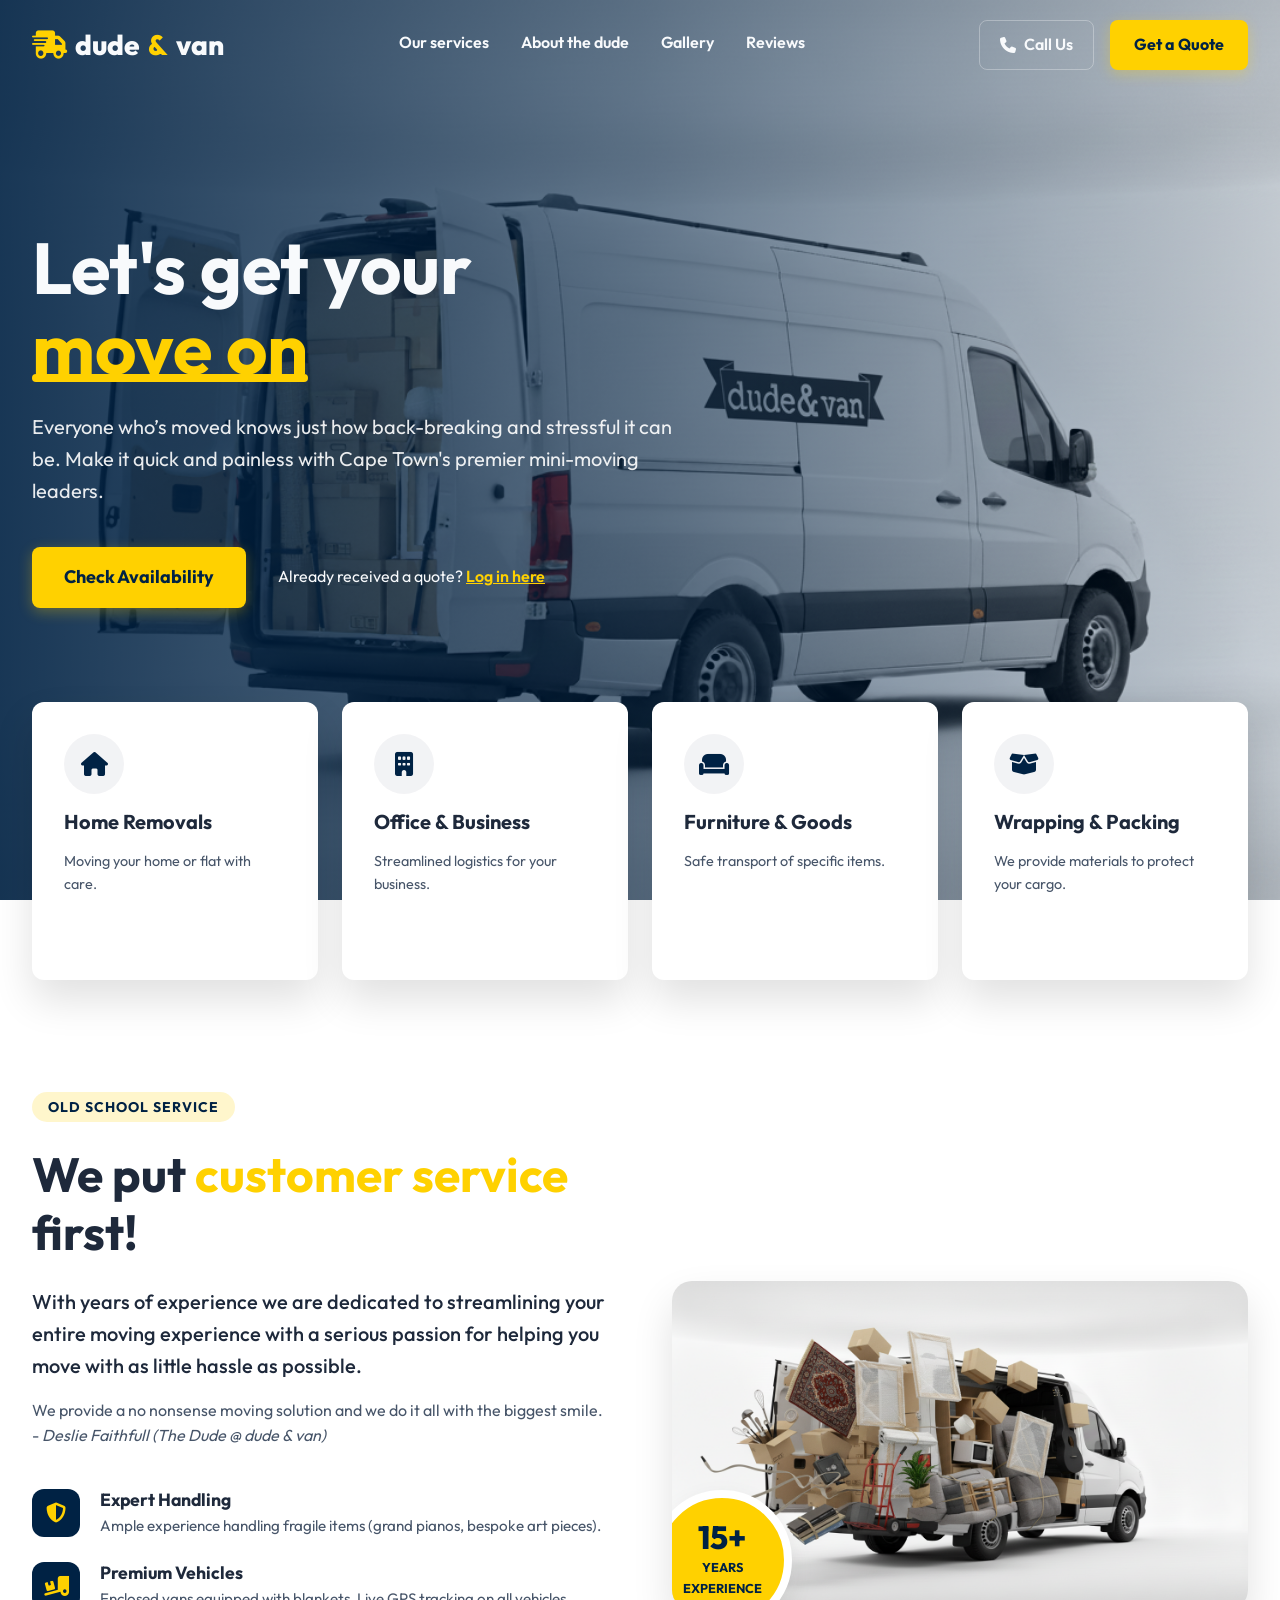
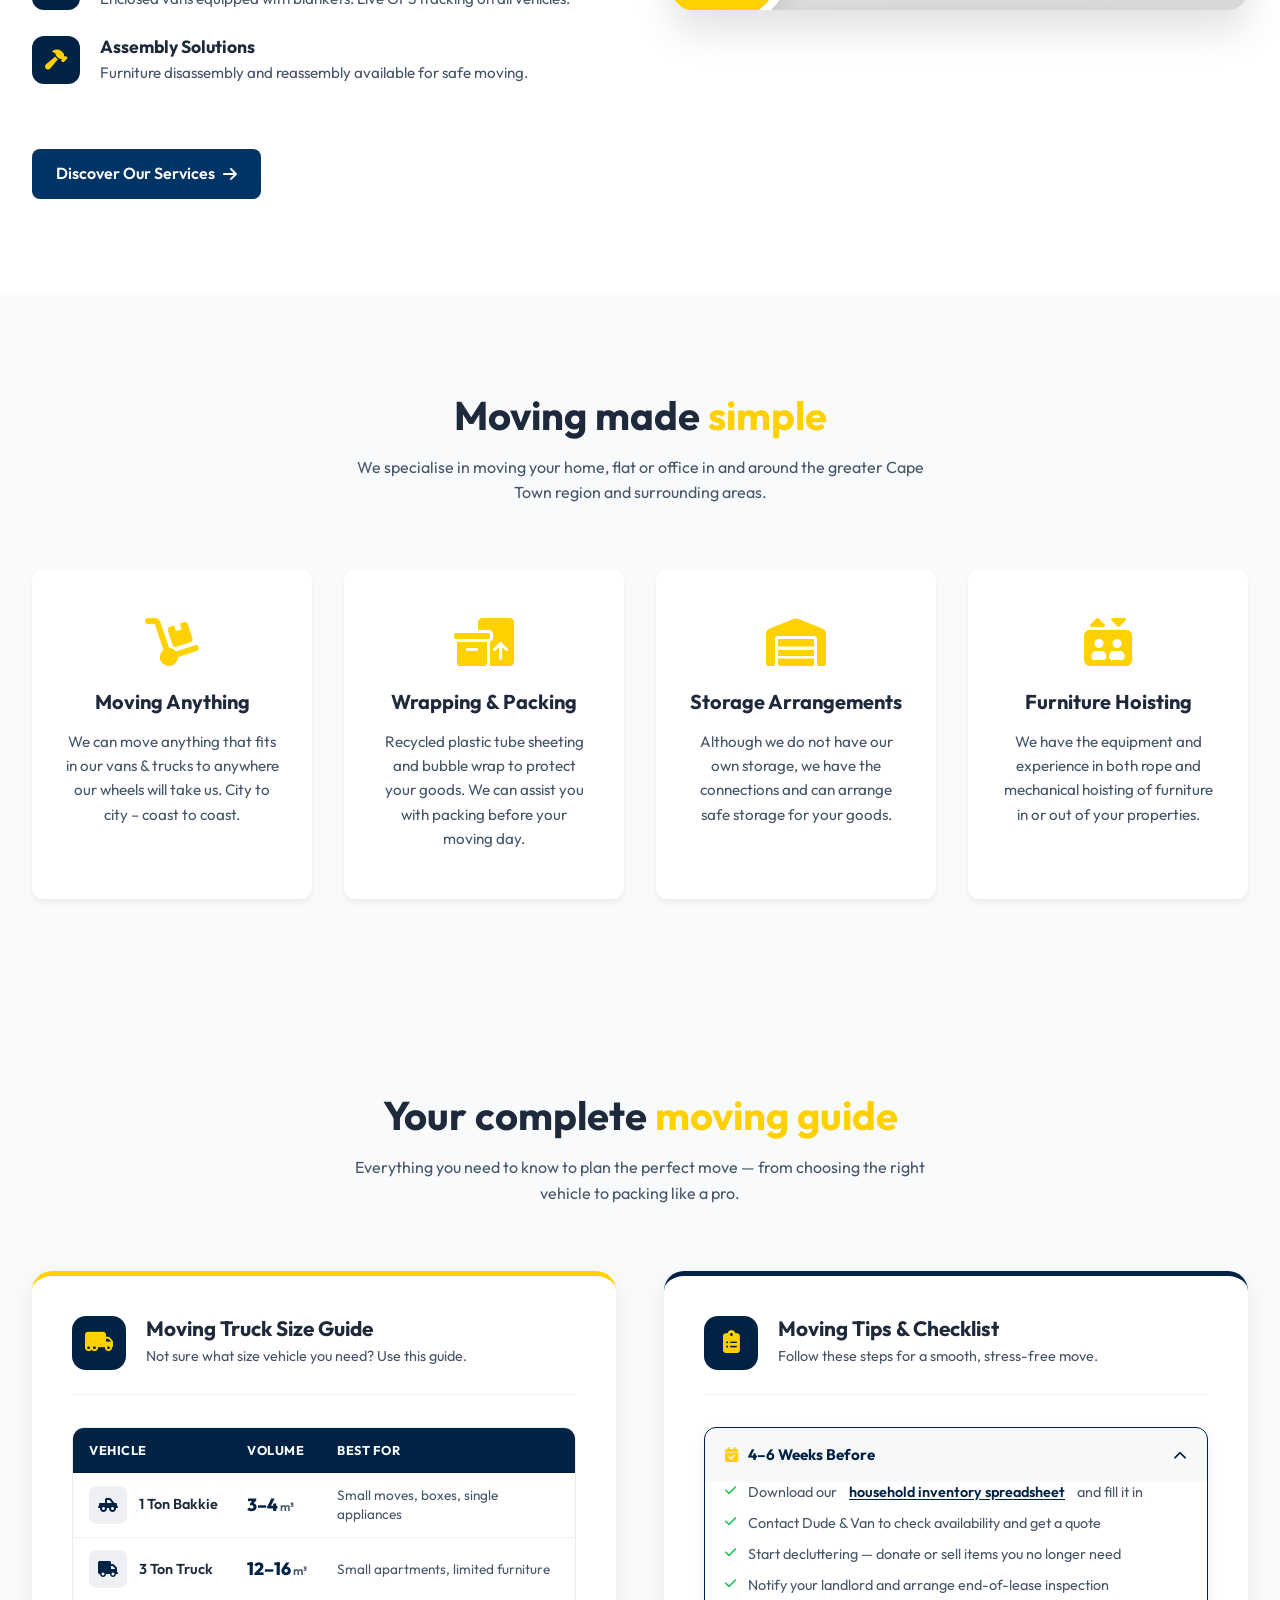
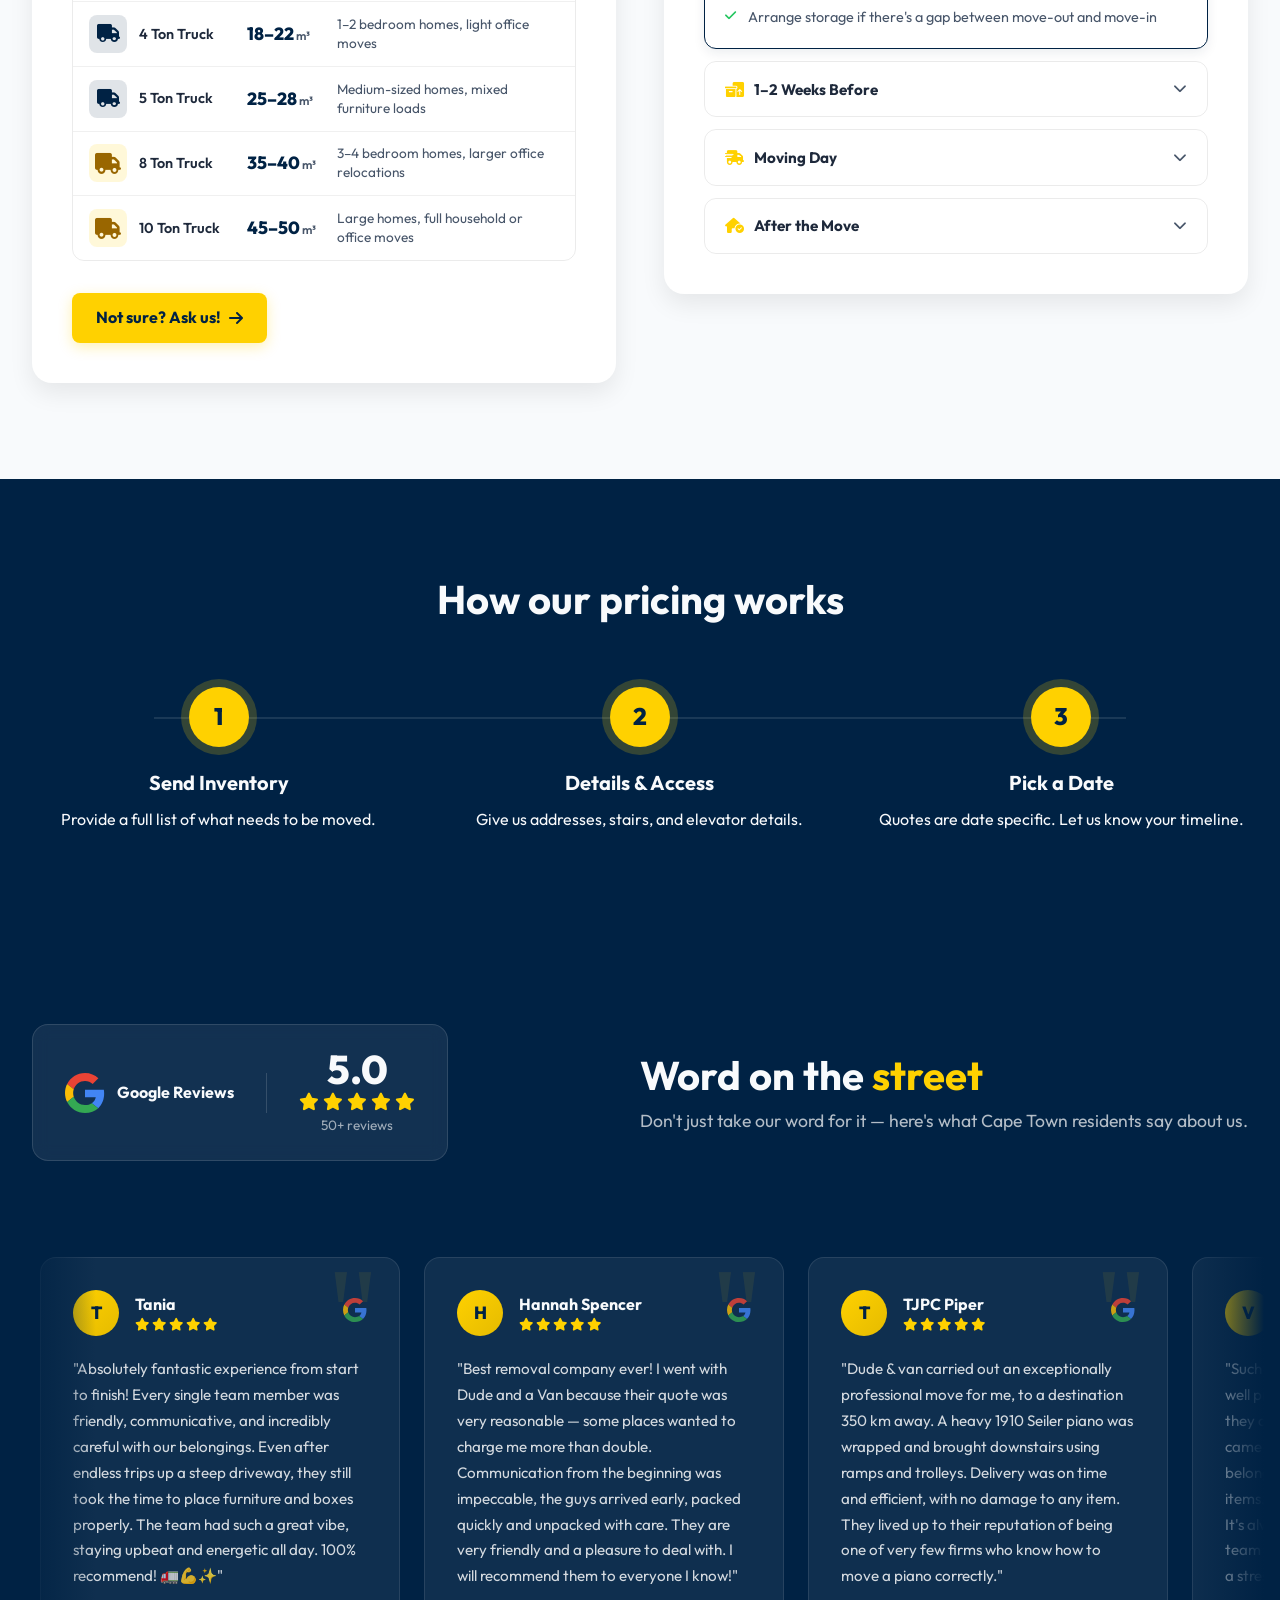
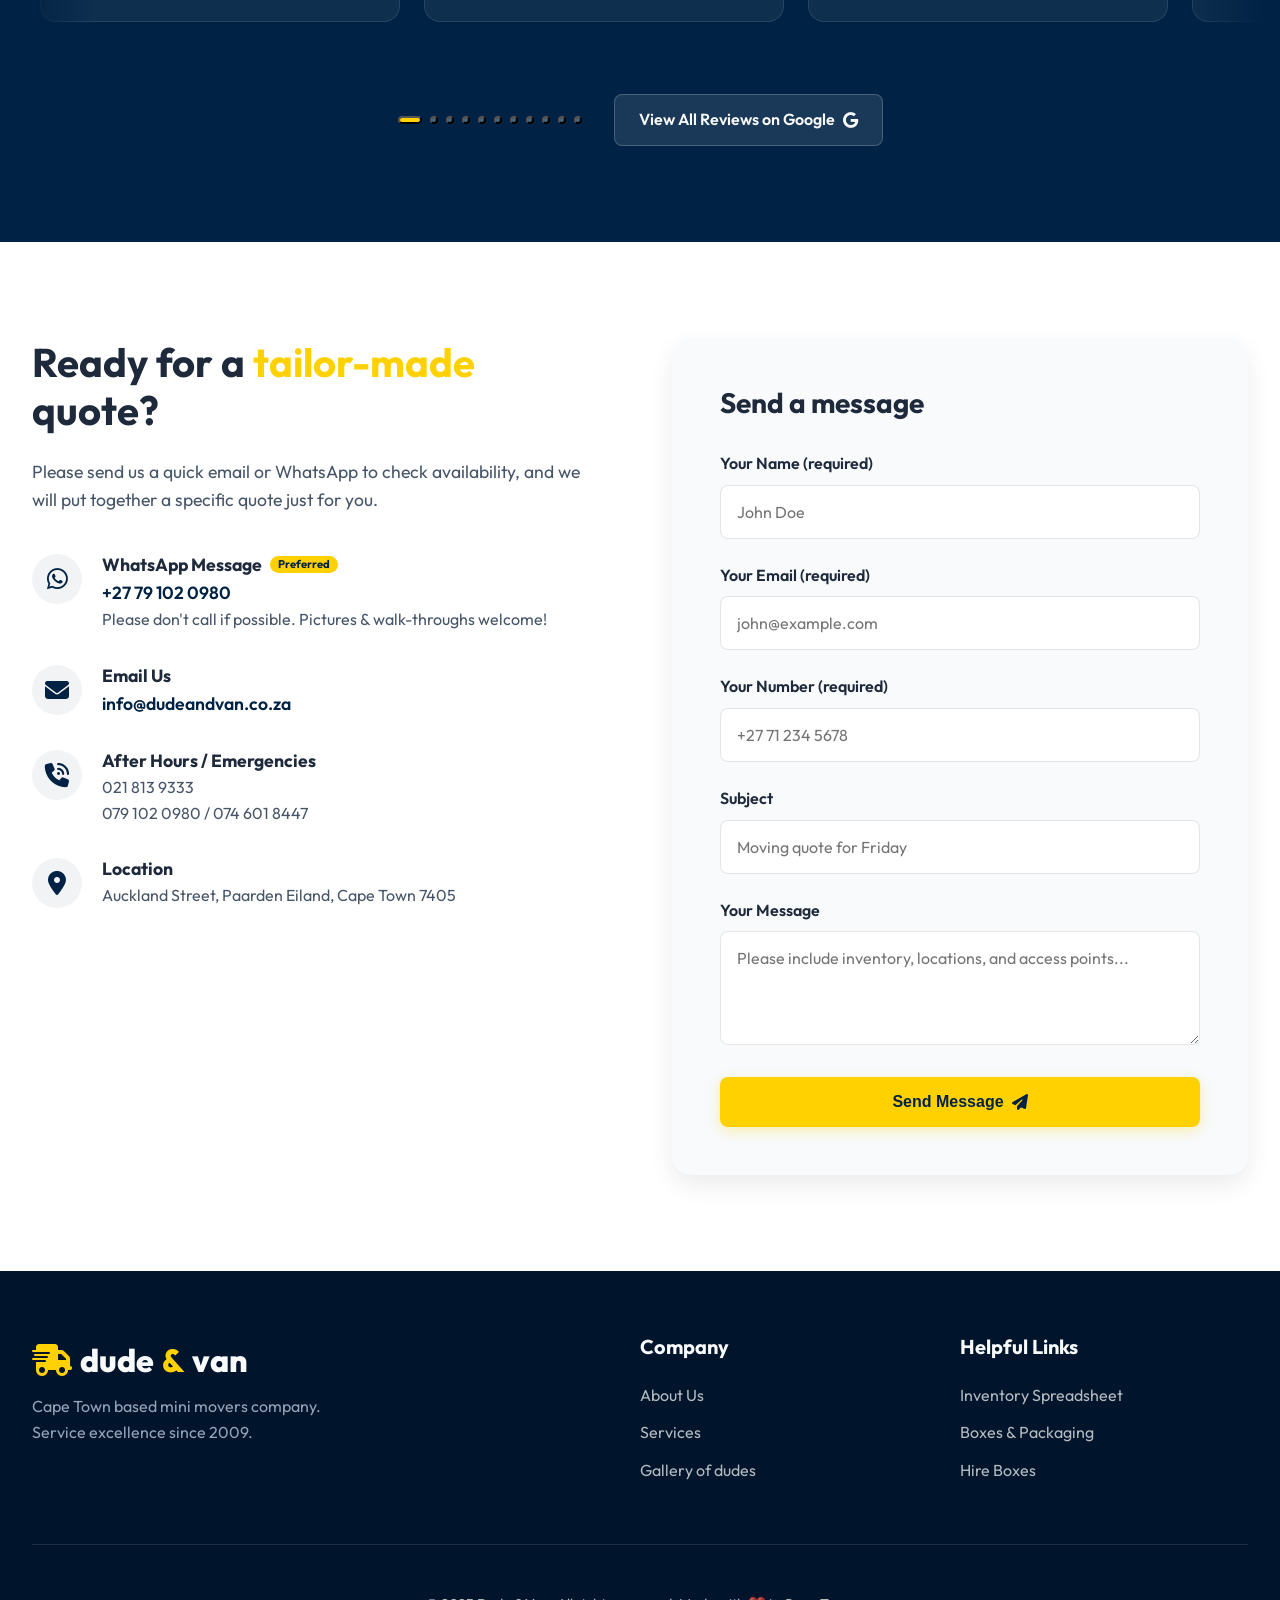
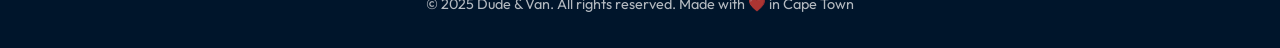
<file: index.html>
<!DOCTYPE html>
<html lang="en">
<head>
    <meta charset="UTF-8">
    <meta name="viewport" content="width=device-width, initial-scale=1.0">
    <title>dude & van | Leaders in the mini moving industry</title>
    <meta name="description" content="Cape Town based mini movers company. We specialise in moving your home, flat or office in and around the greater Cape Town region.">
    <link rel="stylesheet" href="styles.css">
    <!-- Google Fonts -->
    <link rel="preconnect" href="https://fonts.googleapis.com">
    <link rel="preconnect" href="https://fonts.gstatic.com" crossorigin>
    <link href="https://fonts.googleapis.com/css2?family=Outfit:wght@300;400;500;600;700;800&display=swap" rel="stylesheet">
    <!-- FontAwesome for icons -->
    <link rel="stylesheet" href="https://cdnjs.cloudflare.com/ajax/libs/font-awesome/6.4.0/css/all.min.css">
</head>
<body>

    <!-- Navbar -->
    <nav class="navbar" id="navbar">
        <div class="nav-container">
            <a href="#" class="logo">
                <i class="fa-solid fa-truck-fast text-accent"></i>
                dude<span class="text-accent">&</span>van
            </a>
            <div class="nav-links">
                <a href="#services">Our services</a>
                <a href="#about">About the dude</a>
                <a href="gallery.html">Gallery</a>
                <a href="#reviews">Reviews</a>
            </div>
            <div class="nav-contact">
                <a href="tel:+27791020980" class="btn-outline">
                    <i class="fa-solid fa-phone"></i> <span>Call Us</span>
                </a>
                <a href="#quote" class="btn-primary">Get a Quote</a>
                <button class="mobile-menu-btn" id="mobileMenuBtn">
                    <i class="fa-solid fa-bars"></i>
                </button>
            </div>
        </div>
    </nav>

    <!-- Mobile Menu -->
    <div class="mobile-menu" id="mobileMenu">
        <a href="#services" class="mobile-link">Our services</a>
        <a href="#about" class="mobile-link">About the dude</a>
        <a href="gallery.html" class="mobile-link">Gallery</a>
        <a href="#reviews" class="mobile-link">Reviews</a>
        <a href="#quote" class="btn-primary mobile-quote">Get a Quote</a>
    </div>

    <!-- Hero Section -->
    <header class="hero">
        <div class="hero-bg" style="background-image: url('Hero_1.png');"></div>
        <div class="hero-overlay"></div>
        <div class="hero-content">
            <div class="hero-text scroll-reveal">
                <h1>Let's get your <br/><span class="text-accent underline-accent">move on</span></h1>
                <p>Everyone who’s moved knows just how back-breaking and stressful it can be. Make it quick and painless with Cape Town's premier mini-moving leaders.</p>
                <div class="hero-actions hidden-mobile">
                    <a href="#quote" class="btn-primary btn-large">Check Availability</a>
                    <p class="quote-link">Already received a quote? <a href="#login">Log in here</a></p>
                </div>
            </div>
        </div>
        
        <!-- Overlapping Service Cards -->
        <div class="hero-services-wrapper">
            <div class="container">
                <div class="hero-services">
                    <a href="#residential" class="service-card reveal-up" style="animation-delay: 0.1s;">
                        <div class="card-icon-wrapper">
                            <i class="fa-solid fa-house"></i>
                        </div>
                        <h3>Home Removals</h3>
                        <p>Moving your home or flat with care.</p>
                        <div class="card-arrow"><i class="fa-solid fa-arrow-right"></i></div>
                    </a>
                    <a href="#commercial" class="service-card reveal-up" style="animation-delay: 0.2s;">
                        <div class="card-icon-wrapper">
                            <i class="fa-solid fa-building"></i>
                        </div>
                        <h3>Office & Business</h3>
                        <p>Streamlined logistics for your business.</p>
                        <div class="card-arrow"><i class="fa-solid fa-arrow-right"></i></div>
                    </a>
                    <a href="#furniture" class="service-card reveal-up" style="animation-delay: 0.3s;">
                        <div class="card-icon-wrapper">
                            <i class="fa-solid fa-couch"></i>
                        </div>
                        <h3>Furniture & Goods</h3>
                        <p>Safe transport of specific items.</p>
                        <div class="card-arrow"><i class="fa-solid fa-arrow-right"></i></div>
                    </a>
                    <a href="#packing" class="service-card reveal-up" style="animation-delay: 0.4s;">
                        <div class="card-icon-wrapper">
                            <i class="fa-solid fa-box-open"></i>
                        </div>
                        <h3>Wrapping & Packing</h3>
                        <p>We provide materials to protect your cargo.</p>
                        <div class="card-arrow"><i class="fa-solid fa-arrow-right"></i></div>
                    </a>
                </div>
            </div>
        </div>
    </header>

    <!-- About Section -->
    <section class="about-section" id="about">
        <div class="container">
            <div class="about-grid">
                <div class="about-text scroll-reveal">
                    <div class="badge">Old School Service</div>
                    <h2>We put <span class="text-accent">customer service</span> first!</h2>
                    <p class="lead">With years of experience we are dedicated to streamlining your entire moving experience with a serious passion for helping you move with as little hassle as possible.</p>
                    <p>We provide a no nonsense moving solution and we do it all with the biggest smile. - <em>Deslie Faithfull (The Dude @ dude & van)</em></p>
                    
                    <ul class="feature-list">
                        <li>
                            <div class="feature-icon"><i class="fa-solid fa-shield-halved"></i></div>
                            <div>
                                <h4>Expert Handling</h4>
                                <p>Ample experience handling fragile items (grand pianos, bespoke art pieces).</p>
                            </div>
                        </li>
                        <li>
                            <div class="feature-icon"><i class="fa-solid fa-truck-ramp-box"></i></div>
                            <div>
                                <h4>Premium Vehicles</h4>
                                <p>Enclosed vans equipped with blankets. Live GPS tracking on all vehicles.</p>
                            </div>
                        </li>
                        <li>
                            <div class="feature-icon"><i class="fa-solid fa-hammer"></i></div>
                            <div>
                                <h4>Assembly Solutions</h4>
                                <p>Furniture disassembly and reassembly available for safe moving.</p>
                            </div>
                        </li>
                    </ul>
                    <a href="#services" class="btn-secondary mt-4">Discover Our Services <i class="fa-solid fa-arrow-right"></i></a>
                </div>
                <div class="about-image scroll-reveal-right">
                    <div class="img-wrapper">
                        <img src="Hero_2.png" alt="Dude and Van Moving Services">
                        <div class="experience-badge">
                            <span class="num">15+</span>
                            <span class="text">Years<br>Experience</span>
                        </div>
                    </div>
                </div>
            </div>
        </div>
    </section>

    <!-- Services Deep Dive -->
    <section class="services-detail" id="services">
        <div class="container">
            <div class="section-header text-center scroll-reveal">
                <h2>Moving made <span class="text-accent">simple</span></h2>
                <p>We specialise in moving your home, flat or office in and around the greater Cape Town region and surrounding areas.</p>
            </div>
            
            <div class="services-grid">
                <div class="service-block scroll-reveal">
                    <i class="fa-solid fa-dolly text-accent"></i>
                    <h4>Moving Anything</h4>
                    <p>We can move anything that fits in our vans & trucks to anywhere our wheels will take us. City to city – coast to coast.</p>
                </div>
                <div class="service-block scroll-reveal" style="transition-delay: 0.1s">
                    <i class="fa-solid fa-boxes-packing text-accent"></i>
                    <h4>Wrapping & Packing</h4>
                    <p>Recycled plastic tube sheeting and bubble wrap to protect your goods. We can assist you with packing before your moving day.</p>
                </div>
                <div class="service-block scroll-reveal" style="transition-delay: 0.2s">
                    <i class="fa-solid fa-warehouse text-accent"></i>
                    <h4>Storage Arrangements</h4>
                    <p>Although we do not have our own storage, we have the connections and can arrange safe storage for your goods.</p>
                </div>
                <div class="service-block scroll-reveal" style="transition-delay: 0.3s">
                    <i class="fa-solid fa-elevator text-accent"></i>
                    <h4>Furniture Hoisting</h4>
                    <p>We have the equipment and experience in both rope and mechanical hoisting of furniture in or out of your properties.</p>
                </div>
            </div>
        </div>
    </section>


    <!-- Moving Guide Section -->

    <section class="moving-guide-section" id="guide">
        <div class="container">

            <div class="section-header text-center scroll-reveal">
                <h2>Your complete <span class="text-accent">moving guide</span></h2>
                <p>Everything you need to know to plan the perfect move — from choosing the right vehicle to packing like a pro.</p>
            </div>

            <div class="guide-grid">

                <!-- Truck Size Guide -->
                <div class="guide-card scroll-reveal">
                    <div class="guide-card-header">
                        <div class="guide-icon"><i class="fa-solid fa-truck-moving"></i></div>
                        <div>
                            <h3>Moving Truck Size Guide</h3>
                            <p>Not sure what size vehicle you need? Use this guide.</p>
                        </div>
                    </div>

                    <div class="truck-table">

                        <div class="truck-row truck-row-header">
                            <span>Vehicle</span>
                            <span>Volume</span>
                            <span>Best For</span>
                        </div>

                        <div class="truck-row">
                            <div class="truck-cell-vehicle">
                                <div class="truck-icon">
                                    <i class="fa-solid fa-truck-pickup"></i>
                                </div>
                                <span>1 Ton Bakkie</span>
                            </div>
                            <div class="truck-cell-vol">
                                <span class="vol-num">3–4</span>
                                <span class="vol-unit">m³</span>
                            </div>
                            <div class="truck-cell-best">Small moves, boxes, single appliances</div>
                        </div>

                        <div class="truck-row">
                            <div class="truck-cell-vehicle">
                                <div class="truck-icon">
                                    <i class="fa-solid fa-truck"></i>
                                </div>
                                <span>3 Ton Truck</span>
                            </div>
                            <div class="truck-cell-vol">
                                <span class="vol-num">12–16</span>
                                <span class="vol-unit">m³</span>
                            </div>
                            <div class="truck-cell-best">Small apartments, limited furniture</div>
                        </div>

                        <div class="truck-row">
                            <div class="truck-cell-vehicle">
                                <div class="truck-icon large-truck">
                                    <i class="fa-solid fa-truck"></i>
                                </div>
                                <span>4 Ton Truck</span>
                            </div>
                            <div class="truck-cell-vol">
                                <span class="vol-num">18–22</span>
                                <span class="vol-unit">m³</span>
                            </div>
                            <div class="truck-cell-best">1–2 bedroom homes, light office moves</div>
                        </div>

                        <div class="truck-row">
                            <div class="truck-cell-vehicle">
                                <div class="truck-icon large-truck">
                                    <i class="fa-solid fa-truck"></i>
                                </div>
                                <span>5 Ton Truck</span>
                            </div>
                            <div class="truck-cell-vol">
                                <span class="vol-num">25–28</span>
                                <span class="vol-unit">m³</span>
                            </div>
                            <div class="truck-cell-best">Medium-sized homes, mixed furniture loads</div>
                        </div>

                        <div class="truck-row">
                            <div class="truck-cell-vehicle">
                                <div class="truck-icon xl-truck">
                                    <i class="fa-solid fa-truck"></i>
                                </div>
                                <span>8 Ton Truck</span>
                            </div>
                            <div class="truck-cell-vol">
                                <span class="vol-num">35–40</span>
                                <span class="vol-unit">m³</span>
                            </div>
                            <div class="truck-cell-best">3–4 bedroom homes, larger office relocations</div>
                        </div>

                        <div class="truck-row">
                            <div class="truck-cell-vehicle">
                                <div class="truck-icon xl-truck">
                                    <i class="fa-solid fa-truck"></i>
                                </div>
                                <span>10 Ton Truck</span>
                            </div>
                            <div class="truck-cell-vol">
                                <span class="vol-num">45–50</span>
                                <span class="vol-unit">m³</span>
                            </div>
                            <div class="truck-cell-best">Large homes, full household or office moves</div>
                        </div>

                    </div>

                    <a href="#quote" class="btn-primary mt-guide">
                        Not sure? Ask us! <i class="fa-solid fa-arrow-right"></i>
                    </a>
                </div>

                <!-- Moving Tips Accordion -->
                <div class="guide-tips scroll-reveal-right">
                    <div class="guide-card-header">
                        <div class="guide-icon"><i class="fa-solid fa-clipboard-list"></i></div>
                        <div>
                            <h3>Moving Tips & Checklist</h3>
                            <p>Follow these steps for a smooth, stress-free move.</p>
                        </div>
                    </div>

                    <div class="accordion">

                        <div class="accordion-item active">
                            <button class="accordion-trigger">
                                <span><i class="fa-solid fa-calendar-check text-accent"></i> 4–6 Weeks Before</span>
                                <i class="fa-solid fa-chevron-down acc-icon"></i>
                            </button>
                            <div class="accordion-content">
                                <ul class="tip-list">
                                    <li><i class="fa-solid fa-check"></i> Download our <a href="http://www.dudeandvan.co.za/wp-content/uploads/2025/03/dudevancubicinventory_2025.xls" class="tip-link">household inventory spreadsheet</a> and fill it in</li>
                                    <li><i class="fa-solid fa-check"></i> Contact Dude &amp; Van to check availability and get a quote</li>
                                    <li><i class="fa-solid fa-check"></i> Start decluttering — donate or sell items you no longer need</li>
                                    <li><i class="fa-solid fa-check"></i> Notify your landlord and arrange end-of-lease inspection</li>
                                    <li><i class="fa-solid fa-check"></i> Arrange storage if there's a gap between move-out and move-in</li>
                                </ul>
                            </div>
                        </div>

                        <div class="accordion-item">
                            <button class="accordion-trigger">
                                <span><i class="fa-solid fa-boxes-packing text-accent"></i> 1–2 Weeks Before</span>
                                <i class="fa-solid fa-chevron-down acc-icon"></i>
                            </button>
                            <div class="accordion-content">
                                <ul class="tip-list">
                                    <li><i class="fa-solid fa-check"></i> Order <a href="http://www.dudeandvan.co.za/wp-content/uploads/2025/10/2025_October_dude-van-Product-Rate-Sheet.pdf" class="tip-link">boxes &amp; packaging materials</a> from us</li>
                                    <li><i class="fa-solid fa-check"></i> Start packing non-essentials: books, art, seasonal items</li>
                                    <li><i class="fa-solid fa-check"></i> Label every box with room AND contents</li>
                                    <li><i class="fa-solid fa-check"></i> Wrap fragile items with bubble wrap — pack heavier items at the bottom</li>
                                    <li><i class="fa-solid fa-check"></i> Send photos or a video walkthrough to our team via WhatsApp</li>
                                </ul>
                            </div>
                        </div>

                        <div class="accordion-item">
                            <button class="accordion-trigger">
                                <span><i class="fa-solid fa-truck-fast text-accent"></i> Moving Day</span>
                                <i class="fa-solid fa-chevron-down acc-icon"></i>
                            </button>
                            <div class="accordion-content">
                                <ul class="tip-list">
                                    <li><i class="fa-solid fa-check"></i> Ensure parking is reserved for the van at both properties</li>
                                    <li><i class="fa-solid fa-check"></i> Pack a "day bag" with essentials (chargers, toiletries, snacks)</li>
                                    <li><i class="fa-solid fa-check"></i> Do a final walkthrough — check every room, cupboard &amp; garage</li>
                                    <li><i class="fa-solid fa-check"></i> Let our team leader supervise the load — every job has one!</li>
                                    <li><i class="fa-solid fa-check"></i> Track your van live via GPS — we'll keep you updated throughout</li>
                                </ul>
                            </div>
                        </div>

                        <div class="accordion-item">
                            <button class="accordion-trigger">
                                <span><i class="fa-solid fa-house-circle-check text-accent"></i> After the Move</span>
                                <i class="fa-solid fa-chevron-down acc-icon"></i>
                            </button>
                            <div class="accordion-content">
                                <ul class="tip-list">
                                    <li><i class="fa-solid fa-check"></i> Check all items against your inventory before the team leaves</li>
                                    <li><i class="fa-solid fa-check"></i> Reassemble furniture — our team can assist with this too</li>
                                    <li><i class="fa-solid fa-check"></i> Update your address with banks, home affairs &amp; subscriptions</li>
                                    <li><i class="fa-solid fa-check"></i> Transfer your water, electricity &amp; internet accounts</li>
                                    <li><i class="fa-solid fa-check"></i> Leave us a <a href="https://search.google.com/local/writereview?placeid=ChIJzzHXCLVdzB0ROA7NSjLrw1A" class="tip-link" target="_blank">Google review</a> if we made your day! ⭐</li>
                                </ul>
                            </div>
                        </div>

                    </div><!-- /accordion -->
                </div>

            </div><!-- /guide-grid -->
        </div>
    </section>

    <!-- Quick Steps CTA -->

    <section class="steps-section">
        <div class="container">
            <div class="steps-wrapper scroll-reveal">
                <h2>How our pricing works</h2>
                <div class="steps-container">
                    <div class="step">
                        <div class="step-num">1</div>
                        <h4>Send Inventory</h4>
                        <p>Provide a full list of what needs to be moved.</p>
                    </div>
                    <div class="step">
                        <div class="step-num">2</div>
                        <h4>Details & Access</h4>
                        <p>Give us addresses, stairs, and elevator details.</p>
                    </div>
                    <div class="step">
                        <div class="step-num">3</div>
                        <h4>Pick a Date</h4>
                        <p>Quotes are date specific. Let us know your timeline.</p>
                    </div>
                </div>
            </div>
        </div>
    </section>

    <!-- Testimonials Section -->
    <section class="testimonials-section" id="reviews">
        <div class="container">
            <div class="testimonials-header scroll-reveal">
                <div class="google-rating-banner">
                    <div class="google-logo">
                        <svg viewBox="0 0 48 48" width="40" height="40"><path fill="#EA4335" d="M24 9.5c3.54 0 6.71 1.22 9.21 3.6l6.85-6.85C35.9 2.38 30.47 0 24 0 14.62 0 6.51 5.38 2.56 13.22l7.98 6.19C12.43 13.72 17.74 9.5 24 9.5z"/><path fill="#4285F4" d="M46.98 24.55c0-1.57-.15-3.09-.38-4.55H24v9.02h12.94c-.58 2.96-2.26 5.48-4.78 7.18l7.73 6c4.51-4.18 7.09-10.36 7.09-17.65z"/><path fill="#FBBC05" d="M10.53 28.59c-.48-1.45-.76-2.99-.76-4.59s.27-3.14.76-4.59l-7.98-6.19C.92 16.46 0 20.12 0 24c0 3.88.92 7.54 2.56 10.78l7.97-6.19z"/><path fill="#34A853" d="M24 48c6.48 0 11.93-2.13 15.89-5.81l-7.73-6c-2.18 1.48-4.97 2.31-8.16 2.31-6.26 0-11.57-4.22-13.47-9.91l-7.98 6.19C6.51 42.62 14.62 48 24 48z"/><path fill="none" d="M0 0h48v48H0z"/></svg>
                        <span>Google Reviews</span>
                    </div>
                    <div class="rating-score">
                        <span class="score-num">5.0</span>
                        <div class="stars-row">
                            <i class="fa-solid fa-star"></i>
                            <i class="fa-solid fa-star"></i>
                            <i class="fa-solid fa-star"></i>
                            <i class="fa-solid fa-star"></i>
                            <i class="fa-solid fa-star"></i>
                        </div>
                        <span class="score-count">50+ reviews</span>
                    </div>
                </div>
                <div class="section-intro">
                    <h2>Word on the <span class="text-accent">street</span></h2>
                    <p>Don't just take our word for it — here's what Cape Town residents say about us.</p>
                </div>
            </div>

            <!-- Carousel Track -->
            <div class="carousel-container">
                <div class="carousel-track" id="carouselTrack">

                    <div class="testimonial-card">
                        <div class="card-top">
                            <div class="reviewer-avatar">T</div>
                            <div class="reviewer-info">
                                <h4>Tania</h4>
                                <div class="stars"><i class="fa-solid fa-star"></i><i class="fa-solid fa-star"></i><i class="fa-solid fa-star"></i><i class="fa-solid fa-star"></i><i class="fa-solid fa-star"></i></div>
                            </div>
                            <div class="google-icon-sm"><svg viewBox="0 0 48 48" width="24" height="24"><path fill="#EA4335" d="M24 9.5c3.54 0 6.71 1.22 9.21 3.6l6.85-6.85C35.9 2.38 30.47 0 24 0 14.62 0 6.51 5.38 2.56 13.22l7.98 6.19C12.43 13.72 17.74 9.5 24 9.5z"/><path fill="#4285F4" d="M46.98 24.55c0-1.57-.15-3.09-.38-4.55H24v9.02h12.94c-.58 2.96-2.26 5.48-4.78 7.18l7.73 6c4.51-4.18 7.09-10.36 7.09-17.65z"/><path fill="#FBBC05" d="M10.53 28.59c-.48-1.45-.76-2.99-.76-4.59s.27-3.14.76-4.59l-7.98-6.19C.92 16.46 0 20.12 0 24c0 3.88.92 7.54 2.56 10.78l7.97-6.19z"/><path fill="#34A853" d="M24 48c6.48 0 11.93-2.13 15.89-5.81l-7.73-6c-2.18 1.48-4.97 2.31-8.16 2.31-6.26 0-11.57-4.22-13.47-9.91l-7.98 6.19C6.51 42.62 14.62 48 24 48z"/><path fill="none" d="M0 0h48v48H0z"/></svg></div>
                        </div>
                        <p class="review-text">"Absolutely fantastic experience from start to finish! Every single team member was friendly, communicative, and incredibly careful with our belongings. Even after endless trips up a steep driveway, they still took the time to place furniture and boxes properly. The team had such a great vibe, staying upbeat and energetic all day. 100% recommend! 🚛💪✨"</p>
                    </div>

                    <div class="testimonial-card">
                        <div class="card-top">
                            <div class="reviewer-avatar">H</div>
                            <div class="reviewer-info">
                                <h4>Hannah Spencer</h4>
                                <div class="stars"><i class="fa-solid fa-star"></i><i class="fa-solid fa-star"></i><i class="fa-solid fa-star"></i><i class="fa-solid fa-star"></i><i class="fa-solid fa-star"></i></div>
                            </div>
                            <div class="google-icon-sm"><svg viewBox="0 0 48 48" width="24" height="24"><path fill="#EA4335" d="M24 9.5c3.54 0 6.71 1.22 9.21 3.6l6.85-6.85C35.9 2.38 30.47 0 24 0 14.62 0 6.51 5.38 2.56 13.22l7.98 6.19C12.43 13.72 17.74 9.5 24 9.5z"/><path fill="#4285F4" d="M46.98 24.55c0-1.57-.15-3.09-.38-4.55H24v9.02h12.94c-.58 2.96-2.26 5.48-4.78 7.18l7.73 6c4.51-4.18 7.09-10.36 7.09-17.65z"/><path fill="#FBBC05" d="M10.53 28.59c-.48-1.45-.76-2.99-.76-4.59s.27-3.14.76-4.59l-7.98-6.19C.92 16.46 0 20.12 0 24c0 3.88.92 7.54 2.56 10.78l7.97-6.19z"/><path fill="#34A853" d="M24 48c6.48 0 11.93-2.13 15.89-5.81l-7.73-6c-2.18 1.48-4.97 2.31-8.16 2.31-6.26 0-11.57-4.22-13.47-9.91l-7.98 6.19C6.51 42.62 14.62 48 24 48z"/><path fill="none" d="M0 0h48v48H0z"/></svg></div>
                        </div>
                        <p class="review-text">"Best removal company ever! I went with Dude and a Van because their quote was very reasonable — some places wanted to charge me more than double. Communication from the beginning was impeccable, the guys arrived early, packed quickly and unpacked with care. They are very friendly and a pleasure to deal with. I will recommend them to everyone I know!"</p>
                    </div>

                    <div class="testimonial-card">
                        <div class="card-top">
                            <div class="reviewer-avatar">T</div>
                            <div class="reviewer-info">
                                <h4>TJPC Piper</h4>
                                <div class="stars"><i class="fa-solid fa-star"></i><i class="fa-solid fa-star"></i><i class="fa-solid fa-star"></i><i class="fa-solid fa-star"></i><i class="fa-solid fa-star"></i></div>
                            </div>
                            <div class="google-icon-sm"><svg viewBox="0 0 48 48" width="24" height="24"><path fill="#EA4335" d="M24 9.5c3.54 0 6.71 1.22 9.21 3.6l6.85-6.85C35.9 2.38 30.47 0 24 0 14.62 0 6.51 5.38 2.56 13.22l7.98 6.19C12.43 13.72 17.74 9.5 24 9.5z"/><path fill="#4285F4" d="M46.98 24.55c0-1.57-.15-3.09-.38-4.55H24v9.02h12.94c-.58 2.96-2.26 5.48-4.78 7.18l7.73 6c4.51-4.18 7.09-10.36 7.09-17.65z"/><path fill="#FBBC05" d="M10.53 28.59c-.48-1.45-.76-2.99-.76-4.59s.27-3.14.76-4.59l-7.98-6.19C.92 16.46 0 20.12 0 24c0 3.88.92 7.54 2.56 10.78l7.97-6.19z"/><path fill="#34A853" d="M24 48c6.48 0 11.93-2.13 15.89-5.81l-7.73-6c-2.18 1.48-4.97 2.31-8.16 2.31-6.26 0-11.57-4.22-13.47-9.91l-7.98 6.19C6.51 42.62 14.62 48 24 48z"/><path fill="none" d="M0 0h48v48H0z"/></svg></div>
                        </div>
                        <p class="review-text">"Dude & van carried out an exceptionally professional move for me, to a destination 350 km away. A heavy 1910 Seiler piano was wrapped and brought downstairs using ramps and trolleys. Delivery was on time and efficient, with no damage to any item. They lived up to their reputation of being one of very few firms who know how to move a piano correctly."</p>
                    </div>

                    <div class="testimonial-card">
                        <div class="card-top">
                            <div class="reviewer-avatar">V</div>
                            <div class="reviewer-info">
                                <h4>Virata Shelley</h4>
                                <div class="stars"><i class="fa-solid fa-star"></i><i class="fa-solid fa-star"></i><i class="fa-solid fa-star"></i><i class="fa-solid fa-star"></i><i class="fa-solid fa-star"></i></div>
                            </div>
                            <div class="google-icon-sm"><svg viewBox="0 0 48 48" width="24" height="24"><path fill="#EA4335" d="M24 9.5c3.54 0 6.71 1.22 9.21 3.6l6.85-6.85C35.9 2.38 30.47 0 24 0 14.62 0 6.51 5.38 2.56 13.22l7.98 6.19C12.43 13.72 17.74 9.5 24 9.5z"/><path fill="#4285F4" d="M46.98 24.55c0-1.57-.15-3.09-.38-4.55H24v9.02h12.94c-.58 2.96-2.26 5.48-4.78 7.18l7.73 6c4.51-4.18 7.09-10.36 7.09-17.65z"/><path fill="#FBBC05" d="M10.53 28.59c-.48-1.45-.76-2.99-.76-4.59s.27-3.14.76-4.59l-7.98-6.19C.92 16.46 0 20.12 0 24c0 3.88.92 7.54 2.56 10.78l7.97-6.19z"/><path fill="#34A853" d="M24 48c6.48 0 11.93-2.13 15.89-5.81l-7.73-6c-2.18 1.48-4.97 2.31-8.16 2.31-6.26 0-11.57-4.22-13.47-9.91l-7.98 6.19C6.51 42.62 14.62 48 24 48z"/><path fill="none" d="M0 0h48v48H0z"/></svg></div>
                        </div>
                        <p class="review-text">"Such great service from this team, and very well priced! We opted for the service where they assist you with packing. Three people came the day before to box up our belongings, taking great care with fragile items. Moving day also went very smoothly. It's always a huge bonus when you have a team of pleasant and friendly people during a stressful time. Highly recommend."</p>
                    </div>

                    <div class="testimonial-card">
                        <div class="card-top">
                            <div class="reviewer-avatar">C</div>
                            <div class="reviewer-info">
                                <h4>Casey Kovarsky</h4>
                                <div class="stars"><i class="fa-solid fa-star"></i><i class="fa-solid fa-star"></i><i class="fa-solid fa-star"></i><i class="fa-solid fa-star"></i><i class="fa-solid fa-star"></i></div>
                            </div>
                            <div class="google-icon-sm"><svg viewBox="0 0 48 48" width="24" height="24"><path fill="#EA4335" d="M24 9.5c3.54 0 6.71 1.22 9.21 3.6l6.85-6.85C35.9 2.38 30.47 0 24 0 14.62 0 6.51 5.38 2.56 13.22l7.98 6.19C12.43 13.72 17.74 9.5 24 9.5z"/><path fill="#4285F4" d="M46.98 24.55c0-1.57-.15-3.09-.38-4.55H24v9.02h12.94c-.58 2.96-2.26 5.48-4.78 7.18l7.73 6c4.51-4.18 7.09-10.36 7.09-17.65z"/><path fill="#FBBC05" d="M10.53 28.59c-.48-1.45-.76-2.99-.76-4.59s.27-3.14.76-4.59l-7.98-6.19C.92 16.46 0 20.12 0 24c0 3.88.92 7.54 2.56 10.78l7.97-6.19z"/><path fill="#34A853" d="M24 48c6.48 0 11.93-2.13 15.89-5.81l-7.73-6c-2.18 1.48-4.97 2.31-8.16 2.31-6.26 0-11.57-4.22-13.47-9.91l-7.98 6.19C6.51 42.62 14.62 48 24 48z"/><path fill="none" d="M0 0h48v48H0z"/></svg></div>
                        </div>
                        <p class="review-text">"Nelson and his team were the most outstanding, warm but professional team. I am so grateful to have had them on board during this stressful time. They made something which could have been so stressful so pleasant. Thank you very much for all your efforts and hard work."</p>
                    </div>

                    <div class="testimonial-card">
                        <div class="card-top">
                            <div class="reviewer-avatar">E</div>
                            <div class="reviewer-info">
                                <h4>Elle Campbell</h4>
                                <div class="stars"><i class="fa-solid fa-star"></i><i class="fa-solid fa-star"></i><i class="fa-solid fa-star"></i><i class="fa-solid fa-star"></i><i class="fa-solid fa-star"></i></div>
                            </div>
                            <div class="google-icon-sm"><svg viewBox="0 0 48 48" width="24" height="24"><path fill="#EA4335" d="M24 9.5c3.54 0 6.71 1.22 9.21 3.6l6.85-6.85C35.9 2.38 30.47 0 24 0 14.62 0 6.51 5.38 2.56 13.22l7.98 6.19C12.43 13.72 17.74 9.5 24 9.5z"/><path fill="#4285F4" d="M46.98 24.55c0-1.57-.15-3.09-.38-4.55H24v9.02h12.94c-.58 2.96-2.26 5.48-4.78 7.18l7.73 6c4.51-4.18 7.09-10.36 7.09-17.65z"/><path fill="#FBBC05" d="M10.53 28.59c-.48-1.45-.76-2.99-.76-4.59s.27-3.14.76-4.59l-7.98-6.19C.92 16.46 0 20.12 0 24c0 3.88.92 7.54 2.56 10.78l7.97-6.19z"/><path fill="#34A853" d="M24 48c6.48 0 11.93-2.13 15.89-5.81l-7.73-6c-2.18 1.48-4.97 2.31-8.16 2.31-6.26 0-11.57-4.22-13.47-9.91l-7.98 6.19C6.51 42.62 14.62 48 24 48z"/><path fill="none" d="M0 0h48v48H0z"/></svg></div>
                        </div>
                        <p class="review-text">"I have used Dude & Van a few times over the last 5 years. Clear communication, very reasonable pricing, punctual… I can go on. From dealing with Shan at the office to Nelson and his team arriving — they all made things so much easier. Would 100% recommend."</p>
                    </div>

                    <div class="testimonial-card">
                        <div class="card-top">
                            <div class="reviewer-avatar">R</div>
                            <div class="reviewer-info">
                                <h4>Roscoe Manuel</h4>
                                <div class="stars"><i class="fa-solid fa-star"></i><i class="fa-solid fa-star"></i><i class="fa-solid fa-star"></i><i class="fa-solid fa-star"></i><i class="fa-solid fa-star"></i></div>
                            </div>
                            <div class="google-icon-sm"><svg viewBox="0 0 48 48" width="24" height="24"><path fill="#EA4335" d="M24 9.5c3.54 0 6.71 1.22 9.21 3.6l6.85-6.85C35.9 2.38 30.47 0 24 0 14.62 0 6.51 5.38 2.56 13.22l7.98 6.19C12.43 13.72 17.74 9.5 24 9.5z"/><path fill="#4285F4" d="M46.98 24.55c0-1.57-.15-3.09-.38-4.55H24v9.02h12.94c-.58 2.96-2.26 5.48-4.78 7.18l7.73 6c4.51-4.18 7.09-10.36 7.09-17.65z"/><path fill="#FBBC05" d="M10.53 28.59c-.48-1.45-.76-2.99-.76-4.59s.27-3.14.76-4.59l-7.98-6.19C.92 16.46 0 20.12 0 24c0 3.88.92 7.54 2.56 10.78l7.97-6.19z"/><path fill="#34A853" d="M24 48c6.48 0 11.93-2.13 15.89-5.81l-7.73-6c-2.18 1.48-4.97 2.31-8.16 2.31-6.26 0-11.57-4.22-13.47-9.91l-7.98 6.19C6.51 42.62 14.62 48 24 48z"/><path fill="none" d="M0 0h48v48H0z"/></svg></div>
                        </div>
                        <p class="review-text">"I had a great experience moving with Dude and Van. The company is very professional, handling goods with the utmost care even across long distances. Updates are frequent, providing insight on how far the drivers are and if any delays occurred. I would definitely consider using them again!"</p>
                    </div>

                    <div class="testimonial-card">
                        <div class="card-top">
                            <div class="reviewer-avatar">D</div>
                            <div class="reviewer-info">
                                <h4>Damian Tromp</h4>
                                <div class="stars"><i class="fa-solid fa-star"></i><i class="fa-solid fa-star"></i><i class="fa-solid fa-star"></i><i class="fa-solid fa-star"></i><i class="fa-solid fa-star"></i></div>
                            </div>
                            <div class="google-icon-sm"><svg viewBox="0 0 48 48" width="24" height="24"><path fill="#EA4335" d="M24 9.5c3.54 0 6.71 1.22 9.21 3.6l6.85-6.85C35.9 2.38 30.47 0 24 0 14.62 0 6.51 5.38 2.56 13.22l7.98 6.19C12.43 13.72 17.74 9.5 24 9.5z"/><path fill="#4285F4" d="M46.98 24.55c0-1.57-.15-3.09-.38-4.55H24v9.02h12.94c-.58 2.96-2.26 5.48-4.78 7.18l7.73 6c4.51-4.18 7.09-10.36 7.09-17.65z"/><path fill="#FBBC05" d="M10.53 28.59c-.48-1.45-.76-2.99-.76-4.59s.27-3.14.76-4.59l-7.98-6.19C.92 16.46 0 20.12 0 24c0 3.88.92 7.54 2.56 10.78l7.97-6.19z"/><path fill="#34A853" d="M24 48c6.48 0 11.93-2.13 15.89-5.81l-7.73-6c-2.18 1.48-4.97 2.31-8.16 2.31-6.26 0-11.57-4.22-13.47-9.91l-7.98 6.19C6.51 42.62 14.62 48 24 48z"/><path fill="none" d="M0 0h48v48H0z"/></svg></div>
                        </div>
                        <p class="review-text">"I just want to say that this was the best part of the moving experience for me. Dealing with the team from Dude and a Van was awesome. From the get-go I felt super comfortable and confident in their ability to get the job done. It's always a harrowing task to move but they made it seamless. Thanks to the team!"</p>
                    </div>

                    <div class="testimonial-card">
                        <div class="card-top">
                            <div class="reviewer-avatar">D</div>
                            <div class="reviewer-info">
                                <h4>Danielle Aspinall</h4>
                                <div class="stars"><i class="fa-solid fa-star"></i><i class="fa-solid fa-star"></i><i class="fa-solid fa-star"></i><i class="fa-solid fa-star"></i><i class="fa-solid fa-star"></i></div>
                            </div>
                            <div class="google-icon-sm"><svg viewBox="0 0 48 48" width="24" height="24"><path fill="#EA4335" d="M24 9.5c3.54 0 6.71 1.22 9.21 3.6l6.85-6.85C35.9 2.38 30.47 0 24 0 14.62 0 6.51 5.38 2.56 13.22l7.98 6.19C12.43 13.72 17.74 9.5 24 9.5z"/><path fill="#4285F4" d="M46.98 24.55c0-1.57-.15-3.09-.38-4.55H24v9.02h12.94c-.58 2.96-2.26 5.48-4.78 7.18l7.73 6c4.51-4.18 7.09-10.36 7.09-17.65z"/><path fill="#FBBC05" d="M10.53 28.59c-.48-1.45-.76-2.99-.76-4.59s.27-3.14.76-4.59l-7.98-6.19C.92 16.46 0 20.12 0 24c0 3.88.92 7.54 2.56 10.78l7.97-6.19z"/><path fill="#34A853" d="M24 48c6.48 0 11.93-2.13 15.89-5.81l-7.73-6c-2.18 1.48-4.97 2.31-8.16 2.31-6.26 0-11.57-4.22-13.47-9.91l-7.98 6.19C6.51 42.62 14.62 48 24 48z"/><path fill="none" d="M0 0h48v48H0z"/></svg></div>
                        </div>
                        <p class="review-text">"I just want to thank you for your amazing service. Your team made it seamless. We are extremely impressed!"</p>
                    </div>

                    <div class="testimonial-card">
                        <div class="card-top">
                            <div class="reviewer-avatar">E</div>
                            <div class="reviewer-info">
                                <h4>Elsjé Hunter</h4>
                                <div class="stars"><i class="fa-solid fa-star"></i><i class="fa-solid fa-star"></i><i class="fa-solid fa-star"></i><i class="fa-solid fa-star"></i><i class="fa-solid fa-star"></i></div>
                            </div>
                            <div class="google-icon-sm"><svg viewBox="0 0 48 48" width="24" height="24"><path fill="#EA4335" d="M24 9.5c3.54 0 6.71 1.22 9.21 3.6l6.85-6.85C35.9 2.38 30.47 0 24 0 14.62 0 6.51 5.38 2.56 13.22l7.98 6.19C12.43 13.72 17.74 9.5 24 9.5z"/><path fill="#4285F4" d="M46.98 24.55c0-1.57-.15-3.09-.38-4.55H24v9.02h12.94c-.58 2.96-2.26 5.48-4.78 7.18l7.73 6c4.51-4.18 7.09-10.36 7.09-17.65z"/><path fill="#FBBC05" d="M10.53 28.59c-.48-1.45-.76-2.99-.76-4.59s.27-3.14.76-4.59l-7.98-6.19C.92 16.46 0 20.12 0 24c0 3.88.92 7.54 2.56 10.78l7.97-6.19z"/><path fill="#34A853" d="M24 48c6.48 0 11.93-2.13 15.89-5.81l-7.73-6c-2.18 1.48-4.97 2.31-8.16 2.31-6.26 0-11.57-4.22-13.47-9.91l-7.98 6.19C6.51 42.62 14.62 48 24 48z"/><path fill="none" d="M0 0h48v48H0z"/></svg></div>
                        </div>
                        <p class="review-text">"Excellent service from Dude & Van! Communication prior to the move was great and on the day of the move, the team was professional, friendly and handled all my items with the highest level of care and respect. Will definitely be recommending them to anyone looking to move."</p>
                    </div>

                    <div class="testimonial-card">
                        <div class="card-top">
                            <div class="reviewer-avatar">S</div>
                            <div class="reviewer-info">
                                <h4>Susan Glendinning</h4>
                                <div class="stars"><i class="fa-solid fa-star"></i><i class="fa-solid fa-star"></i><i class="fa-solid fa-star"></i><i class="fa-solid fa-star"></i><i class="fa-solid fa-star"></i></div>
                            </div>
                            <div class="google-icon-sm"><svg viewBox="0 0 48 48" width="24" height="24"><path fill="#EA4335" d="M24 9.5c3.54 0 6.71 1.22 9.21 3.6l6.85-6.85C35.9 2.38 30.47 0 24 0 14.62 0 6.51 5.38 2.56 13.22l7.98 6.19C12.43 13.72 17.74 9.5 24 9.5z"/><path fill="#4285F4" d="M46.98 24.55c0-1.57-.15-3.09-.38-4.55H24v9.02h12.94c-.58 2.96-2.26 5.48-4.78 7.18l7.73 6c4.51-4.18 7.09-10.36 7.09-17.65z"/><path fill="#FBBC05" d="M10.53 28.59c-.48-1.45-.76-2.99-.76-4.59s.27-3.14.76-4.59l-7.98-6.19C.92 16.46 0 20.12 0 24c0 3.88.92 7.54 2.56 10.78l7.97-6.19z"/><path fill="#34A853" d="M24 48c6.48 0 11.93-2.13 15.89-5.81l-7.73-6c-2.18 1.48-4.97 2.31-8.16 2.31-6.26 0-11.57-4.22-13.47-9.91l-7.98 6.19C6.51 42.62 14.62 48 24 48z"/><path fill="none" d="M0 0h48v48H0z"/></svg></div>
                        </div>
                        <p class="review-text">"Dude & Van have moved furniture for us 4 times now and provide excellent service from quotations through to delivery. The friendly moving guys are very quick and efficient and nothing is too much trouble for them, all done with smiles on their faces! Furniture is well wrapped and carefully handled. I highly recommend them!"</p>
                    </div>

                    <div class="testimonial-card">
                        <div class="card-top">
                            <div class="reviewer-avatar">J</div>
                            <div class="reviewer-info">
                                <h4>Jackie Wilter</h4>
                                <div class="stars"><i class="fa-solid fa-star"></i><i class="fa-solid fa-star"></i><i class="fa-solid fa-star"></i><i class="fa-solid fa-star"></i><i class="fa-solid fa-star"></i></div>
                            </div>
                            <div class="google-icon-sm"><svg viewBox="0 0 48 48" width="24" height="24"><path fill="#EA4335" d="M24 9.5c3.54 0 6.71 1.22 9.21 3.6l6.85-6.85C35.9 2.38 30.47 0 24 0 14.62 0 6.51 5.38 2.56 13.22l7.98 6.19C12.43 13.72 17.74 9.5 24 9.5z"/><path fill="#4285F4" d="M46.98 24.55c0-1.57-.15-3.09-.38-4.55H24v9.02h12.94c-.58 2.96-2.26 5.48-4.78 7.18l7.73 6c4.51-4.18 7.09-10.36 7.09-17.65z"/><path fill="#FBBC05" d="M10.53 28.59c-.48-1.45-.76-2.99-.76-4.59s.27-3.14.76-4.59l-7.98-6.19C.92 16.46 0 20.12 0 24c0 3.88.92 7.54 2.56 10.78l7.97-6.19z"/><path fill="#34A853" d="M24 48c6.48 0 11.93-2.13 15.89-5.81l-7.73-6c-2.18 1.48-4.97 2.31-8.16 2.31-6.26 0-11.57-4.22-13.47-9.91l-7.98 6.19C6.51 42.62 14.62 48 24 48z"/><path fill="none" d="M0 0h48v48H0z"/></svg></div>
                        </div>
                        <p class="review-text">"Thank you Nelson, Ermelo and team for a professional, friendly and effortless move of our piano to its new home. Much appreciated."</p>
                    </div>

                    <div class="testimonial-card">
                        <div class="card-top">
                            <div class="reviewer-avatar">A</div>
                            <div class="reviewer-info">
                                <h4>Abigail Loubser</h4>
                                <div class="stars"><i class="fa-solid fa-star"></i><i class="fa-solid fa-star"></i><i class="fa-solid fa-star"></i><i class="fa-solid fa-star"></i><i class="fa-solid fa-star"></i></div>
                            </div>
                            <div class="google-icon-sm"><svg viewBox="0 0 48 48" width="24" height="24"><path fill="#EA4335" d="M24 9.5c3.54 0 6.71 1.22 9.21 3.6l6.85-6.85C35.9 2.38 30.47 0 24 0 14.62 0 6.51 5.38 2.56 13.22l7.98 6.19C12.43 13.72 17.74 9.5 24 9.5z"/><path fill="#4285F4" d="M46.98 24.55c0-1.57-.15-3.09-.38-4.55H24v9.02h12.94c-.58 2.96-2.26 5.48-4.78 7.18l7.73 6c4.51-4.18 7.09-10.36 7.09-17.65z"/><path fill="#FBBC05" d="M10.53 28.59c-.48-1.45-.76-2.99-.76-4.59s.27-3.14.76-4.59l-7.98-6.19C.92 16.46 0 20.12 0 24c0 3.88.92 7.54 2.56 10.78l7.97-6.19z"/><path fill="#34A853" d="M24 48c6.48 0 11.93-2.13 15.89-5.81l-7.73-6c-2.18 1.48-4.97 2.31-8.16 2.31-6.26 0-11.57-4.22-13.47-9.91l-7.98 6.19C6.51 42.62 14.62 48 24 48z"/><path fill="none" d="M0 0h48v48H0z"/></svg></div>
                        </div>
                        <p class="review-text">"What an amazing team with absolutely great service and care taken, very friendly. Would definitely recommend any day. Had a pain-free and smooth move. Thank you, Dude and Van. P.S: took great care of our plants. 😋"</p>
                    </div>

                    <div class="testimonial-card">
                        <div class="card-top">
                            <div class="reviewer-avatar">S</div>
                            <div class="reviewer-info">
                                <h4>Simone Dos Santos</h4>
                                <div class="stars"><i class="fa-solid fa-star"></i><i class="fa-solid fa-star"></i><i class="fa-solid fa-star"></i><i class="fa-solid fa-star"></i><i class="fa-solid fa-star"></i></div>
                            </div>
                            <div class="google-icon-sm"><svg viewBox="0 0 48 48" width="24" height="24"><path fill="#EA4335" d="M24 9.5c3.54 0 6.71 1.22 9.21 3.6l6.85-6.85C35.9 2.38 30.47 0 24 0 14.62 0 6.51 5.38 2.56 13.22l7.98 6.19C12.43 13.72 17.74 9.5 24 9.5z"/><path fill="#4285F4" d="M46.98 24.55c0-1.57-.15-3.09-.38-4.55H24v9.02h12.94c-.58 2.96-2.26 5.48-4.78 7.18l7.73 6c4.51-4.18 7.09-10.36 7.09-17.65z"/><path fill="#FBBC05" d="M10.53 28.59c-.48-1.45-.76-2.99-.76-4.59s.27-3.14.76-4.59l-7.98-6.19C.92 16.46 0 20.12 0 24c0 3.88.92 7.54 2.56 10.78l7.97-6.19z"/><path fill="#34A853" d="M24 48c6.48 0 11.93-2.13 15.89-5.81l-7.73-6c-2.18 1.48-4.97 2.31-8.16 2.31-6.26 0-11.57-4.22-13.47-9.91l-7.98 6.19C6.51 42.62 14.62 48 24 48z"/><path fill="none" d="M0 0h48v48H0z"/></svg></div>
                        </div>
                        <p class="review-text">"The team was absolutely amazing, so friendly, helpful and made the whole process seamless. Best I've dealt with."</p>
                    </div>

                </div><!-- end carousel-track -->

                <!-- Fade edges -->
                <div class="carousel-fade carousel-fade-left"></div>
                <div class="carousel-fade carousel-fade-right"></div>
            </div><!-- end carousel-container -->

            <!-- Navigation Dots & CTA -->
            <div class="carousel-controls scroll-reveal">
                <div class="carousel-dots" id="carouselDots"></div>
                <a href="https://maps.google.com/?cid=5819753744728657464" target="_blank" class="btn-secondary">
                    View All Reviews on Google <i class="fa-brands fa-google"></i>
                </a>
            </div>

        </div>
    </section>

    <!-- Contact Section -->

    <section class="contact-section" id="quote">
        <div class="container">
            <div class="contact-grid">
                <div class="contact-info scroll-reveal">
                    <h2>Ready for a <span class="text-accent">tailor-made</span> quote?</h2>
                    <p>Please send us a quick email or WhatsApp to check availability, and we will put together a specific quote just for you.</p>
                    
                    <div class="info-items">
                        <div class="info-item">
                            <div class="info-icon"><i class="fa-brands fa-whatsapp"></i></div>
                            <div>
                                <h4>WhatsApp Message <span class="badge-small">Preferred</span></h4>
                                <a href="https://wa.me/27791020980" class="contact-link">+27 79 102 0980</a>
                                <p class="text-sm">Please don't call if possible. Pictures & walk-throughs welcome!</p>
                            </div>
                        </div>
                        <div class="info-item">
                            <div class="info-icon"><i class="fa-solid fa-envelope"></i></div>
                            <div>
                                <h4>Email Us</h4>
                                <a href="mailto:info@dudeandvan.co.za" class="contact-link">info@dudeandvan.co.za</a>
                            </div>
                        </div>
                        <div class="info-item">
                            <div class="info-icon"><i class="fa-solid fa-phone-volume"></i></div>
                            <div>
                                <h4>After Hours / Emergencies</h4>
                                <p>021 813 9333 <br> 079 102 0980 / 074 601 8447</p>
                            </div>
                        </div>
                        <div class="info-item">
                            <div class="info-icon"><i class="fa-solid fa-location-dot"></i></div>
                            <div>
                                <h4>Location</h4>
                                <p>Auckland Street, Paarden Eiland, Cape Town 7405</p>
                            </div>
                        </div>
                    </div>
                </div>
                
                <div class="contact-form-wrapper scroll-reveal-right">
                    <form class="contact-form">
                        <h3>Send a message</h3>
                        <div class="input-group">
                            <label>Your Name (required)</label>
                            <input type="text" placeholder="John Doe" required>
                        </div>
                        <div class="input-group">
                            <label>Your Email (required)</label>
                            <input type="email" placeholder="john@example.com" required>
                        </div>
                        <div class="input-group">
                            <label>Your Number (required)</label>
                            <input type="tel" placeholder="+27 71 234 5678" required>
                        </div>
                        <div class="input-group">
                            <label>Subject</label>
                            <input type="text" placeholder="Moving quote for Friday">
                        </div>
                        <div class="input-group">
                            <label>Your Message</label>
                            <textarea rows="4" placeholder="Please include inventory, locations, and access points..."></textarea>
                        </div>
                        <button type="submit" class="btn-primary btn-block">Send Message <i class="fa-solid fa-paper-plane"></i></button>
                    </form>
                </div>
            </div>
        </div>
    </section>

    <footer class="footer">
        <div class="container">
            <div class="footer-top">
                <div class="footer-brand">
                    <a href="#" class="logo text-white">
                        <i class="fa-solid fa-truck-fast text-accent"></i>
                        dude<span class="text-accent">&</span>van
                    </a>
                    <p class="mt-2 text-gray">Cape Town based mini movers company. Service excellence since 2009.</p>
                </div>
                <div class="footer-links">
                    <h4>Company</h4>
                    <a href="#about">About Us</a>
                    <a href="#services">Services</a>
                    <a href="gallery.html">Gallery of dudes</a>
                </div>
                <div class="footer-links">
                    <h4>Helpful Links</h4>
                    <a href="http://www.dudeandvan.co.za/wp-content/uploads/2025/03/dudevancubicinventory_2025.xls">Inventory Spreadsheet</a>
                    <a href="http://www.dudeandvan.co.za/wp-content/uploads/2025/10/2025_October_dude-van-Product-Rate-Sheet.pdf">Boxes & Packaging</a>
                    <a href="https://nicebox.co.za/shop" target="_blank">Hire Boxes</a>
                </div>
            </div>
            <div class="footer-bottom">
                <p>© 2025 Dude & Van. All rights reserved. Made with ❤️ in Cape Town</p>
            </div>
        </div>
    </footer>
    <script src="scripts.js"></script>
</body>

</html>
</file>
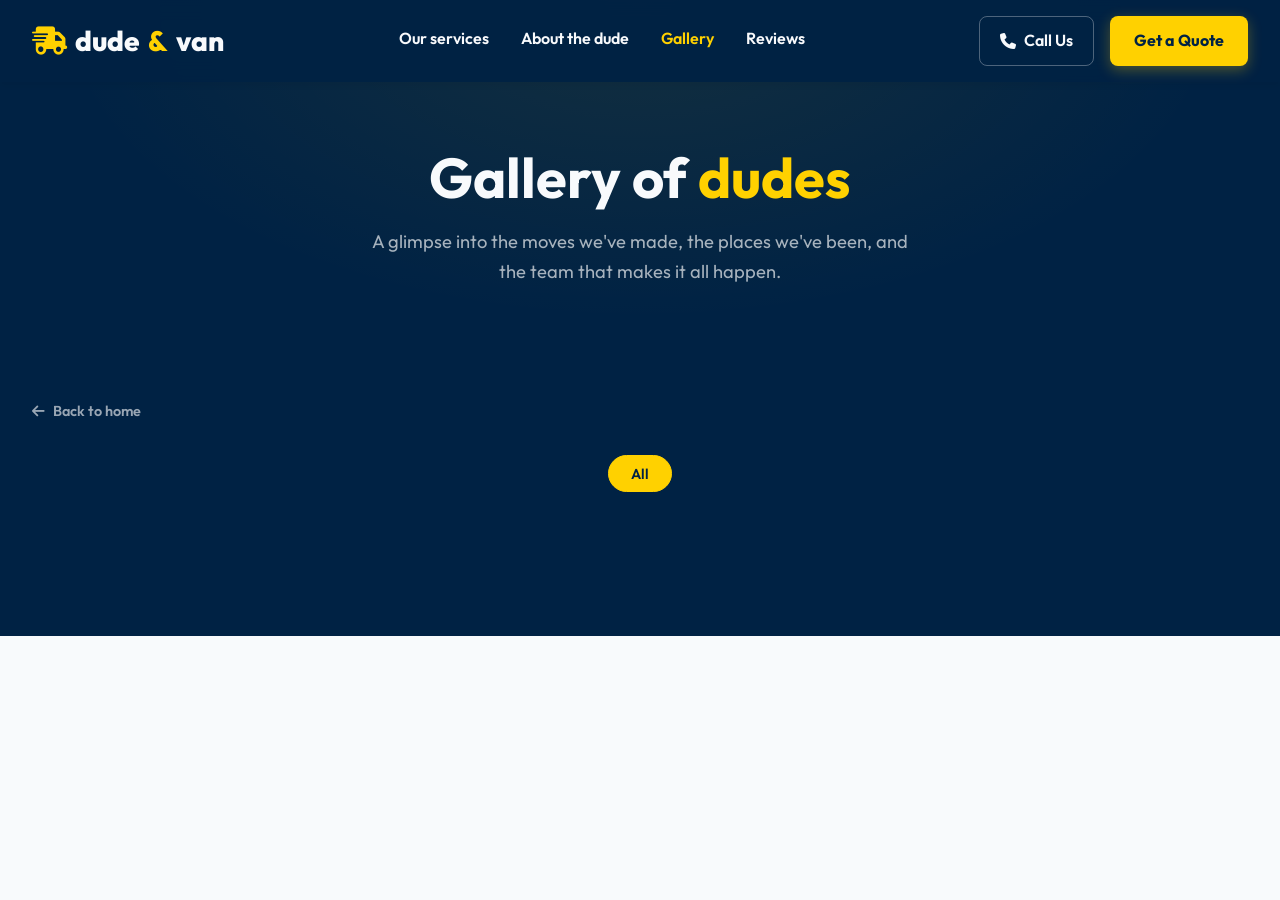
<file: gallery.html>
<!DOCTYPE html>
<html lang="en">
<head>
    <meta charset="UTF-8">
    <meta name="viewport" content="width=device-width, initial-scale=1.0">
    <title>Gallery of Dudes | dude & van</title>
    <meta name="description" content="Browse our gallery — the team, the fleet, and some of the remarkable moves Dude & Van has made across Cape Town and beyond.">
    <link rel="stylesheet" href="styles.css">
    <link rel="preconnect" href="https://fonts.googleapis.com">
    <link rel="preconnect" href="https://fonts.gstatic.com" crossorigin>
    <link href="https://fonts.googleapis.com/css2?family=Outfit:wght@300;400;500;600;700;800&display=swap" rel="stylesheet">
    <link rel="stylesheet" href="https://cdnjs.cloudflare.com/ajax/libs/font-awesome/6.4.0/css/all.min.css">
    <style>
        /* Gallery page hero banner */
        .gallery-hero {
            background-color: var(--primary);
            padding: 9rem 0 4rem;
            text-align: center;
            position: relative;
            overflow: hidden;
        }

        .gallery-hero::before {
            content: '';
            position: absolute;
            inset: 0;
            background: radial-gradient(ellipse at top, rgba(255,209,0,0.08) 0%, transparent 65%);
        }

        .gallery-hero h1 {
            color: var(--text-light);
            font-size: 3.5rem;
            margin-bottom: 1rem;
            position: relative;
        }

        .gallery-hero p {
            color: rgba(255,255,255,0.65);
            font-size: 1.15rem;
            max-width: 560px;
            margin: 0 auto;
            position: relative;
        }

        /* Standalone gallery page layout */
        .gallery-page {
            background-color: var(--primary);
            padding: 3rem 0 6rem;
        }

        /* Larger grid for dedicated page */
        .gallery-page .gallery-grid {
            grid-template-columns: repeat(4, 1fr);
            grid-auto-rows: 260px;
        }

        @media (max-width: 1024px) {
            .gallery-page .gallery-grid {
                grid-template-columns: repeat(3, 1fr);
                grid-auto-rows: 220px;
            }
        }

        @media (max-width: 700px) {
            .gallery-page .gallery-grid {
                grid-template-columns: repeat(2, 1fr);
                grid-auto-rows: 170px;
            }
            .gallery-hero h1 { font-size: 2.2rem; }
        }

        .back-link {
            display: inline-flex;
            align-items: center;
            gap: 0.5rem;
            color: rgba(255,255,255,0.6);
            font-size: 0.9rem;
            font-weight: 600;
            margin-bottom: 2rem;
            transition: color 0.2s;
        }

        .back-link:hover { color: var(--accent); }
    </style>
</head>
<body>

    <!-- Navbar -->
    <nav class="navbar scrolled" id="navbar">
        <div class="nav-container">
            <a href="index.html" class="logo">
                <i class="fa-solid fa-truck-fast text-accent"></i>
                dude<span class="text-accent">&</span>van
            </a>
            <div class="nav-links">
                <a href="index.html#services">Our services</a>
                <a href="index.html#about">About the dude</a>
                <a href="gallery.html" style="color: var(--accent);">Gallery</a>
                <a href="index.html#reviews">Reviews</a>
            </div>
            <div class="nav-contact">
                <a href="tel:+27791020980" class="btn-outline">
                    <i class="fa-solid fa-phone"></i> <span>Call Us</span>
                </a>
                <a href="index.html#quote" class="btn-primary">Get a Quote</a>
                <button class="mobile-menu-btn" id="mobileMenuBtn">
                    <i class="fa-solid fa-bars"></i>
                </button>
            </div>
        </div>
    </nav>

    <!-- Mobile Menu -->
    <div class="mobile-menu" id="mobileMenu">
        <a href="index.html#services" class="mobile-link">Our services</a>
        <a href="index.html#about" class="mobile-link">About the dude</a>
        <a href="gallery.html" class="mobile-link" style="color: var(--accent);">Gallery</a>
        <a href="index.html#reviews" class="mobile-link">Reviews</a>
        <a href="index.html#quote" class="btn-primary mobile-quote">Get a Quote</a>
    </div>

    <!-- Hero Banner -->
    <header class="gallery-hero">
        <h1>Gallery of <span class="text-accent">dudes</span></h1>
        <p>A glimpse into the moves we've made, the places we've been, and the team that makes it all happen.</p>
    </header>

    <!-- Gallery Page -->
    <section class="gallery-page">
        <div class="container">

            <a href="index.html" class="back-link">
                <i class="fa-solid fa-arrow-left"></i> Back to home
            </a>

            <!-- Filter tabs -->
            <div class="gallery-filters">
                <button class="filter-btn active" data-filter="all">All</button>
                <button class="filter-btn" d
</file>
<file: styles.css>
:root {
    /* Colors inspired by AnyVan but adapted for Dude & Van */
    --primary: #002244;
    --primary-light: #003366;
    --secondary: #00152B;
    --accent: #FFD100;
    --accent-hover: #E5BB00;
    
    --text-dark: #1E293B;
    --text-body: #475569;
    --text-light: #F8FAFC;
    --text-gray: #94A3B8;
    
    --bg-light: #F8FAFC;
    --bg-white: #FFFFFF;
    
    /* Layout */
    --transition: all 0.3s cubic-bezier(0.25, 0.8, 0.25, 1);
    --border-radius: 12px;
    --border-radius-lg: 20px;
    
    /* Shadows */
    --shadow-sm: 0 4px 6px rgba(0,0,0,0.05);
    --shadow-md: 0 10px 25px rgba(0,0,0,0.08);
    --shadow-lg: 0 20px 40px rgba(0,0,0,0.12);
}

* {
    margin: 0;
    padding: 0;
    box-sizing: border-box;
}

html {
    scroll-behavior: smooth;
}

body {
    font-family: 'Outfit', sans-serif;
    color: var(--text-body);
    line-height: 1.6;
    background-color: var(--bg-light);
    overflow-x: hidden;
}

h1, h2, h3, h4, h5, h6 {
    color: var(--text-dark);
    font-weight: 700;
    line-height: 1.2;
}

a {
    text-decoration: none;
    color: inherit;
    transition: var(--transition);
}

ul {
    list-style: none;
}

.text-accent { color: var(--accent); }
.text-white { color: var(--text-light) !important; }
.text-gray { color: var(--text-gray); }
.mt-2 { margin-top: 0.5rem; }
.mt-4 { margin-top: 1.5rem; }
.text-center { text-align: center; }

/* Container */
.container {
    max-width: 1280px;
    margin: 0 auto;
    padding: 0 2rem;
}

/* Buttons */
.btn-primary {
    background-color: var(--accent);
    color: var(--primary);
    font-weight: 700;
    padding: 0.75rem 1.5rem;
    border-radius: 8px;
    display: inline-flex;
    align-items: center;
    justify-content: center;
    gap: 0.5rem;
    cursor: pointer;
    border: none;
    font-size: 1rem;
    box-shadow: 0 4px 14px rgba(255, 209, 0, 0.3);
}

.btn-primary:hover {
    background-color: var(--accent-hover);
    transform: translateY(-2px);
    box-shadow: 0 6px 20px rgba(255, 209, 0, 0.4);
}

.btn-secondary {
    background-color: var(--primary-light);
    color: var(--text-light);
    font-weight: 600;
    padding: 0.75rem 1.5rem;
    border-radius: 8px;
    display: inline-flex;
    align-items: center;
    gap: 0.5rem;
}

.btn-secondary:hover {
    background-color: var(--primary);
    color: var(--accent);
}

.btn-outline {
    background-color: transparent;
    border: 1.5px solid rgba(255,255,255,0.3);
    color: var(--text-light);
    font-weight: 600;
    padding: 0.7rem 1.25rem;
    border-radius: 8px;
    display: inline-flex;
    align-items: center;
    gap: 0.5rem;
}

.btn-outline:hover {
    border-color: var(--text-light);
    background-color: rgba(255,255,255,0.1);
}

.btn-large {
    padding: 1rem 2rem;
    font-size: 1.125rem;
}

.btn-block {
    width: 100%;
    padding: 1rem;
}

/* Navbar */
.navbar {
    position: fixed;
    top: 0;
    left: 0;
    width: 100%;
    z-index: 1000;
    padding: 1.25rem 0;
    transition: var(--transition);
    background: transparent;
}

.navbar.scrolled {
    background: rgba(0, 34, 68, 0.95);
    backdrop-filter: blur(10px);
    -webkit-backdrop-filter: blur(10px);
    padding: 1rem 0;
    box-shadow: var(--shadow-sm);
}

.nav-container {
    max-width: 1400px;
    margin: 0 auto;
    padding: 0 2rem;
    display: flex;
    justify-content: space-between;
    align-items: center;
}

.logo {
    font-size: 1.75rem;
    font-weight: 800;
    color: var(--text-light);
    display: flex;
    align-items: center;
    gap: 0.5rem;
}

.nav-links {
    display: flex;
    gap: 2rem;
}

.nav-links a {
    color: var(--text-light);
    font-weight: 600;
    font-size: 1rem;
    position: relative;
    padding-bottom: 0.25rem;
}

.nav-links a::after {
    content: '';
    position: absolute;
    bottom: 0;
    left: 0;
    width: 0;
    height: 2px;
    background-color: var(--accent);
    transition: var(--transition);
}

.nav-links a:hover::after {
    width: 100%;
}

.nav-contact {
    display: flex;
    gap: 1rem;
    align-items: center;
}

.mobile-menu-btn {
    display: none;
    background: none;
    border: none;
    color: var(--text-light);
    font-size: 1.5rem;
    cursor: pointer;
}

/* Mobile Menu */
.mobile-menu {
    position: fixed;
    top: 0;
    right: -100%;
    width: 300px;
    height: 100vh;
    background-color: var(--primary);
    z-index: 999;
    padding: 6rem 2rem 2rem;
    display: flex;
    flex-direction: column;
    gap: 1.5rem;
    transition: var(--transition);
    box-shadow: -10px 0 30px rgba(0,0,0,0.2);
}

.mobile-menu.active {
    right: 0;
}

.mobile-link {
    color: var(--text-light);
    font-size: 1.25rem;
    font-weight: 600;
    border-bottom: 1px solid rgba(255,255,255,0.1);
    padding-bottom: 1rem;
}

/* Hero Section */
.hero {
    position: relative;
    min-height: 100vh;
    display: flex;
    flex-direction: column;
    justify-content: center;
    padding-top: 6rem;
    background-color: var(--primary);
}

.hero-bg {
    position: absolute;
    top: 0;
    left: 0;
    width: 100%;
    height: 100%;
    background-position: center 20%;
    background-size: cover;
    background-repeat: no-repeat;
    z-index: 1;
}

.hero-overlay {
    position: absolute;
    top: 0;
    left: 0;
    width: 100%;
    height: 100%;
    background: linear-gradient(to right, rgba(0, 34, 68, 0.9) 0%, rgba(0, 34, 68, 0.6) 50%, rgba(0, 34, 68, 0.2) 100%);
    z-index: 2;
}

.hero-content {
    position: relative;
    z-index: 3;
    max-width: 1280px;
    margin: 0 auto;
    width: 100%;
    padding: 0 2rem;
    padding-bottom: 10rem;
}

.hero-text {
    max-width: 650px;
}

.hero h1 {
    font-size: 4.5rem;
    color: var(--text-light);
    margin-bottom: 1.5rem;
    line-height: 1.1;
}

.underline-accent {
    position: relative;
    display: inline-block;
}

.underline-accent::after {
    content: '';
    position: absolute;
    bottom: 5px;
    left: 0;
    width: 100%;
    height: 8px;
    background-color: var(--accent);
    z-index: -1;
    border-radius: 4px;
}

.hero p {
    font-size: 1.25rem;
    color: rgba(255,255,255,0.9);
    margin-bottom: 2.5rem;
    font-weight: 400;
}

.hero-actions {
    display: flex;
    align-items: center;
    gap: 2rem;
}

.quote-link {
    color: var(--text-light) !important;
    font-size: 1rem !important;
    margin-bottom: 0 !important;
}

.quote-link a {
    color: var(--accent);
    font-weight: 600;
    text-decoration: underline;
}

/* Overlapping Service Cards */
.hero-services-wrapper {
    position: absolute;
    bottom: -80px;
    left: 0;
    width: 100%;
    z-index: 10;
}

.hero-services {
    display: grid;
    grid-template-columns: repeat(4, 1fr);
    gap: 1.5rem;
}

.service-card {
    background-color: var(--bg-white);
    border-radius: var(--border-radius);
    padding: 2rem;
    display: flex;
    flex-direction: column;
    gap: 1rem;
    box-shadow: var(--shadow-lg);
    border-bottom: 4px solid transparent;
    position: relative;
    overflow: hidden;
}

.service-card:hover {
    transform: translateY(-10px);
    border-bottom-color: var(--accent);
}

.card-icon-wrapper {
    width: 60px;
    height: 60px;
    background-color: rgba(0, 34, 68, 0.05);
    border-radius: 50%;
    display: flex;
    align-items: center;
    justify-content: center;
    font-size: 1.5rem;
    color: var(--primary);
    transition: var(--transition);
}

.service-card:hover .card-icon-wrapper {
    background-color: var(--primary);
    color: var(--accent);
}

.service-card h3 {
    font-size: 1.25rem;
}

.service-card p {
    font-size: 0.9rem;
    color: var(--text-body);
    margin: 0;
}

.card-arrow {
    margin-top: auto;
    align-self: flex-end;
    color: var(--accent);
    font-size: 1.25rem;
    opacity: 0;
    transform: translateX(-10px);
    transition: var(--transition);
}

.service-card:hover .card-arrow {
    opacity: 1;
    transform: translateX(0);
}

/* About Section */
.about-section {
    padding: 12rem 0 6rem;
    background-color: var(--bg-white);
}

.about-grid {
    display: grid;
    grid-template-columns: 1fr 1fr;
    gap: 4rem;
    align-items: center;
}

.badge {
    display: inline-block;
    background-color: rgba(255, 209, 0, 0.2);
    color: var(--primary);
    font-weight: 700;
    font-size: 0.875rem;
    padding: 0.25rem 1rem;
    border-radius: 20px;
    margin-bottom: 1.5rem;
    text-transform: uppercase;
    letter-spacing: 1px;
}

.about-text h2 {
    font-size: 3rem;
    margin-bottom: 1.5rem;
}

.about-text .lead {
    font-size: 1.25rem;
    color: var(--text-dark);
    margin-bottom: 1rem;
    font-weight: 500;
}

.feature-list {
    margin: 2.5rem 0;
    display: flex;
    flex-direction: column;
    gap: 1.5rem;
}

.feature-list li {
    display: flex;
    gap: 1.25rem;
    align-items: flex-start;
}

.feature-icon {
    width: 48px;
    height: 48px;
    background-color: var(--primary);
    color: var(--accent);
    border-radius: 12px;
    display: flex;
    align-items: center;
    justify-content: center;
    font-size: 1.25rem;
    flex-shrink: 0;
}

.feature-list h4 {
    font-size: 1.1rem;
    margin-bottom: 0.25rem;
}

.feature-list p {
    font-size: 0.95rem;
}

.img-wrapper {
    position: relative;
    border-radius: var(--border-radius-lg);
    overflow: hidden;
    box-shadow: var(--shadow-lg);
}

.img-wrapper img {
    width: 100%;
    height: 100%;
    object-fit: cover;
    display: block;
    transition: transform 0.7s;
}

.img-wrapper:hover img {
    transform: scale(1.05);
}

.experience-badge {
    position: absolute;
    bottom: -20px;
    left: -20px;
    background-color: var(--accent);
    padding: 2rem;
    border-radius: 50%;
    display: flex;
    flex-direction: column;
    align-items: center;
    justify-content: center;
    width: 140px;
    height: 140px;
    text-align: center;
    box-shadow: var(--shadow-md);
    border: 8px solid var(--bg-white);
}

.experience-badge .num {
    font-size: 2rem;
    font-weight: 800;
    color: var(--primary);
    line-height: 1;
}

.experience-badge .text {
    font-size: 0.8rem;
    font-weight: 700;
    text-transform: uppercase;
    color: var(--primary);
    margin-top: 0.25rem;
}

/* Services Detail */
.services-detail {
    padding: 6rem 0;
    background-color: var(--bg-light);
}

.section-header {
    max-width: 600px;
    margin: 0 auto 4rem;
}

.section-header h2 {
    font-size: 2.5rem;
    margin-bottom: 1rem;
}

.services-grid {
    display: grid;
    grid-template-columns: repeat(auto-fit, minmax(250px, 1fr));
    gap: 2rem;
}

.service-block {
    background: var(--bg-white);
    padding: 3rem 2rem;
    border-radius: var(--border-radius);
    text-align: center;
    box-shadow: var(--shadow-sm);
    transition: var(--transition);
}

.service-block:hover {
    box-shadow: var(--shadow-md);
    transform: translateY(-5px);
}

.service-block i {
    font-size: 3rem;
    margin-bottom: 1.5rem;
}

.service-block h4 {
    font-size: 1.25rem;
    margin-bottom: 1rem;
}

.service-block p {
    font-size: 0.95rem;
}

/* Steps Section */
.steps-section {
    padding: 6rem 0;
    background-color: var(--primary);
    color: var(--text-light);    
}

.steps-wrapper h2 {
    color: var(--text-light);
    text-align: center;
    font-size: 2.5rem;
    margin-bottom: 4rem;
}

.steps-container {
    display: grid;
    grid-template-columns: repeat(3, 1fr);
    gap: 3rem;
    position: relative;
}

/* Decorative line behind steps */
.steps-container::before {
    content: '';
    position: absolute;
    top: 30px;
    left: 10%;
    right: 10%;
    height: 2px;
    background: rgba(255,255,255,0.1);
    z-index: 1;
}

.step {
    position: relative;
    z-index: 2;
    text-align: center;
}

.step-num {
    width: 60px;
    height: 60px;
    background-color: var(--accent);
    color: var(--primary);
    font-size: 1.5rem;
    font-weight: 800;
    display: flex;
    align-items: center;
    justify-content: center;
    border-radius: 50%;
    margin: 0 auto 1.5rem;
    box-shadow: 0 0 0 8px rgba(255, 209, 0, 0.2);
}

.step h4 {
    color: var(--text-light);
    font-size: 1.25rem;
    margin-bottom: 0.75rem;
}

/* Contact Section */
.contact-section {
    padding: 6rem 0;
    background-color: var(--bg-white);
}

.contact-grid {
    display: grid;
    grid-template-columns: 1fr 1fr;
    gap: 4rem;
}

.contact-info h2 {
    font-size: 2.5rem;
    margin-bottom: 1.5rem;
}

.contact-info > p {
    font-size: 1.1rem;
    margin-bottom: 2.5rem;
}

.info-items {
    display: flex;
    flex-direction: column;
    gap: 2rem;
}

.info-item {
    display: flex;
    gap: 1.25rem;
}

.info-icon {
    width: 50px;
    height: 50px;
    background-color: rgba(0, 34, 68, 0.05);
    color: var(--primary);
    border-radius: 50%;
    display: flex;
    align-items: center;
    justify-content: center;
    font-size: 1.5rem;
    flex-shrink: 0;
}

.info-item h4 {
    font-size: 1.1rem;
    margin-bottom: 0.25rem;
    display: flex;
    align-items: center;
    gap: 0.5rem;
}

.badge-small {
    font-size: 0.7rem;
    background: var(--accent);
    color: var(--primary);
    padding: 0.1rem 0.5rem;
    border-radius: 10px;
}

.contact-link {
    font-weight: 600;
    font-size: 1.1rem;
    color: var(--primary);
}

.contact-link:hover {
    color: var(--accent);
}

.contact-form-wrapper {
    background-color: var(--bg-light);
    padding: 3rem;
    border-radius: var(--border-radius-lg);
    box-shadow: var(--shadow-md);
}

.contact-form h3 {
    font-size: 1.75rem;
    margin-bottom: 2rem;
}

.input-group {
    margin-bottom: 1.5rem;
}

.input-group label {
    display: block;
    font-weight: 600;
    margin-bottom: 0.5rem;
    color: var(--text-dark);
}

.input-group input, 
.input-group textarea {
    width: 100%;
    padding: 1rem;
    border: 1px solid rgba(0,0,0,0.1);
    border-radius: 8px;
    font-family: inherit;
    font-size: 1rem;
    background: var(--bg-white);
    transition: var(--transition);
}

.input-group input:focus, 
.input-group textarea:focus {
    outline: none;
    border-color: var(--primary);
    box-shadow: 0 0 0 3px rgba(0, 34, 68, 0.1);
}

/* Footer */
.footer {
    background-color: var(--secondary);
    color: rgba(255,255,255,0.7);
    padding: 4rem 0 2rem;
}

.footer-top {
    display: grid;
    grid-template-columns: 2fr 1fr 1fr;
    gap: 2rem;
    margin-bottom: 3rem;
    border-bottom: 1px solid rgba(255,255,255,0.1);
    padding-bottom: 3rem;
}

.footer-brand .logo {
    font-size: 2rem;
}

.footer-brand p {
    max-width: 300px;
}

.footer-links h4 {
    color: var(--text-light);
    font-size: 1.25rem;
    margin-bottom: 1.5rem;
}

.footer-links a {
    display: block;
    margin-bottom: 0.75rem;
}

.footer-links a:hover {
    color: var(--accent);
    transform: translateX(5px);
}

.footer-bottom {
    text-align: center;
    font-size: 0.9rem;
}

/* Animations */
.scroll-reveal {
    opacity: 0;
    transform: translateY(30px);
    transition: all 0.8s ease-out;
}

.scroll-reveal-right {
    opacity: 0;
    transform: translateX(50px);
    transition: all 0.8s ease-out;
}

.reveal-up {
    opacity: 0;
    transform: translateY(40px);
    animation: revealUpAnim 0.8s forwards;
}

@keyframes revealUpAnim {
    to {
        opacity: 1;
        transform: translateY(0);
    }
}

.visible {
    opacity: 1;
    transform: translate(0);
}

/* ================================
   GALLERY SECTION
================================ */
.gallery-section {
    padding: 6rem 0;
    background-color: var(--primary);
    overflow: hidden;
}

.gallery-section .section-header h2 {
    color: var(--text-light);
}

.gallery-section .section-header p {
    color: rgba(255,255,255,0.65);
}

/* Filter buttons */
.gallery-filters {
    display: flex;
    justify-content: center;
    gap: 0.75rem;
    flex-wrap: wrap;
    margin-bottom: 3rem;
}

.filter-btn {
    padding: 0.55rem 1.4rem;
    border-radius: 100px;
    border: 1.5px solid rgba(255,255,255,0.2);
    background: transparent;
    color: rgba(255,255,255,0.7);
    font-family: inherit;
    font-size: 0.9rem;
    font-weight: 600;
    cursor: pointer;
    transition: var(--transition);
}

.filter-btn:hover {
    border-color: var(--accent);
    color: var(--accent);
}

.filter-btn.active {
    background: var(--accent);
    border-color: var(--accent);
    color: var(--primary);
}

/* Masonry grid */
.gallery-grid {
    display: grid;
    grid-template-columns: repeat(4, 1fr);
    grid-auto-rows: 220px;
    gap: 12px;
}

.gallery-item {
    position: relative;
    overflow: hidden;
    border-radius: 12px;
    cursor: pointer;
    background: rgba(255,255,255,0.05);
}

.gallery-item.tall {
    grid-row: span 2;
}

.gallery-item.wide {
    grid-column: span 2;
}

.gallery-item img {
    width: 100%;
    height: 100%;
    object-fit: cover;
    display: block;
    transition: transform 0.5s cubic-bezier(0.25, 0.8, 0.25, 1);
}

.gallery-item:hover img {
    transform: scale(1.08);
}

/* Overlay */
.gallery-overlay {
    position: absolute;
    inset: 0;
    background: linear-gradient(to top, rgba(0,34,68,0.85) 0%, transparent 60%);
    display: flex;
    align-items: flex-end;
    padding: 1.25rem;
    opacity: 0;
    transition: opacity 0.35s ease;
}

.gallery-item:hover .gallery-overlay {
    opacity: 1;
}

.gallery-overlay span {
    color: var(--text-light);
    font-size: 0.9rem;
    font-weight: 700;
    letter-spacing: 0.3px;
    text-shadow: 0 1px 4px rgba(0,0,0,0.4);
}

/* Hidden items (filtered out) */
.gallery-item.hidden {
    display: none;
}

/* CTA */
.gallery-cta {
    display: flex;
    justify-content: center;
    margin-top: 3rem;
}

/* Lightbox backdrop */
.lightbox {
    display: none;
    position: fixed;
    inset: 0;
    background: rgba(0,10,25,0.95);
    z-index: 9999;
    align-items: center;
    justify-content: center;
    padding: 2rem;
}

.lightbox.open {
    display: flex;
}

.lightbox-inner {
    position: relative;
    max-width: 90vw;
    max-height: 90vh;
}

.lightbox-inner img {
    max-width: 100%;
    max-height: 85vh;
    border-radius: 12px;
    object-fit: contain;
    box-shadow: 0 30px 80px rgba(0,0,0,0.6);
}

.lightbox-caption {
    text-align: center;
    color: rgba(255,255,255,0.8);
    margin-top: 1rem;
    font-size: 0.95rem;
    font-weight: 600;
}

.lightbox-close {
    position: fixed;
    top: 1.5rem;
    right: 2rem;
    font-size: 2rem;
    color: white;
    background: none;
    border: none;
    cursor: pointer;
    opacity: 0.7;
    transition: opacity 0.2s;
    z-index: 10000;
}

.lightbox-close:hover {
    opacity: 1;
}

/* Responsive */
@media (max-width: 900px) {
    .gallery-grid {
        grid-template-columns: repeat(2, 1fr);
        grid-auto-rows: 180px;
    }
    .gallery-item.wide {
        grid-column: span 2;
    }
}

@media (max-width: 600px) {
    .gallery-grid {
        grid-template-columns: 1fr 1fr;
        grid-auto-rows: 150px;
    }
    .gallery-item.wide {
        grid-column: span 2;
    }
    .gallery-item.tall {
        grid-row: span 1;
    }
}

/* ================================
   MOVING GUIDE SECTION
================================ */

.moving-guide-section {
    padding: 6rem 0;
    background-color: var(--bg-light);
}

.guide-grid {
    display: grid;
    grid-template-columns: 1fr 1fr;
    gap: 3rem;
    align-items: start;
}

.guide-card {
    background: var(--bg-white);
    border-radius: var(--border-radius-lg);
    padding: 2.5rem;
    box-shadow: var(--shadow-md);
    border-top: 5px solid var(--accent);
}

.guide-tips {
    background: var(--bg-white);
    border-radius: var(--border-radius-lg);
    padding: 2.5rem;
    box-shadow: var(--shadow-md);
    border-top: 5px solid var(--primary);
}

.guide-card-header {
    display: flex;
    align-items: flex-start;
    gap: 1.25rem;
    margin-bottom: 2rem;
    padding-bottom: 1.5rem;
    border-bottom: 1px solid rgba(0,0,0,0.06);
}

.guide-icon {
    width: 54px;
    height: 54px;
    background-color: var(--primary);
    color: var(--accent);
    border-radius: 14px;
    display: flex;
    align-items: center;
    justify-content: center;
    font-size: 1.4rem;
    flex-shrink: 0;
}

.guide-card-header h3 {
    font-size: 1.3rem;
    margin-bottom: 0.25rem;
}

.guide-card-header p {
    font-size: 0.9rem;
    color: var(--text-body);
}

/* Truck Table */
.truck-table {
    display: flex;
    flex-direction: column;
    gap: 0;
    border: 1px solid rgba(0,0,0,0.08);
    border-radius: 12px;
    overflow: hidden;
    margin-bottom: 2rem;
}

.truck-row {
    display: grid;
    grid-template-columns: 1fr 90px 1.4fr;
    align-items: center;
    padding: 0.8rem 1rem;
    border-bottom: 1px solid rgba(0,0,0,0.06);
    transition: background 0.2s;
}

.truck-row:last-child {
    border-bottom: none;
}

.truck-row:not(.truck-row-header):hover {
    background-color: rgba(255, 209, 0, 0.06);
}

.truck-row-header {
    background-color: var(--primary);
    color: var(--text-light);
    font-weight: 700;
    font-size: 0.8rem;
    text-transform: uppercase;
    letter-spacing: 0.5px;
    padding: 0.75rem 1rem;
}

.truck-cell-vehicle {
    display: flex;
    align-items: center;
    gap: 0.75rem;
    font-weight: 600;
    font-size: 0.9rem;
    color: var(--text-dark);
}

.truck-icon {
    width: 38px;
    height: 38px;
    background: rgba(0, 34, 68, 0.07);
    border-radius: 8px;
    display: flex;
    align-items: center;
    justify-content: center;
    color: var(--primary);
    font-size: 1rem;
    flex-shrink: 0;
}

.truck-icon.large-truck {
    background: rgba(0, 34, 68, 0.12);
    font-size: 1.15rem;
}

.truck-icon.xl-truck {
    background: rgba(255, 209, 0, 0.15);
    color: #996600;
    font-size: 1.3rem;
}

.truck-cell-vol {
    display: flex;
    align-items: baseline;
    gap: 2px;
}

.vol-num {
    font-size: 1.1rem;
    font-weight: 800;
    color: var(--primary);
}

.vol-unit {
    font-size: 0.75rem;
    color: var(--text-body);
    font-weight: 600;
}

.truck-cell-best {
    font-size: 0.85rem;
    color: var(--text-body);
    line-height: 1.4;
}

.mt-guide {
    margin-top: 0;
}

/* Accordion */
.accordion {
    display: flex;
    flex-direction: column;
    gap: 0.75rem;
}

.accordion-item {
    border: 1px solid rgba(0,0,0,0.08);
    border-radius: 12px;
    overflow: hidden;
    transition: var(--transition);
}

.accordion-item.active {
    border-color: var(--primary);
    box-shadow: 0 4px 12px rgba(0,34,68,0.08);
}

.accordion-trigger {
    width: 100%;
    padding: 1.1rem 1.25rem;
    display: flex;
    align-items: center;
    justify-content: space-between;
    background: none;
    border: none;
    cursor: pointer;
    font-family: inherit;
    font-size: 0.95rem;
    font-weight: 700;
    color: var(--text-dark);
    text-align: left;
    gap: 1rem;
}

.accordion-trigger span {
    display: flex;
    align-items: center;
    gap: 0.6rem;
}

.accordion-item.active .accordion-trigger {
    color: var(--primary);
    background-color: rgba(0, 34, 68, 0.03);
}

.acc-icon {
    flex-shrink: 0;
    font-size: 0.85rem;
    color: var(--text-body);
    transition: transform 0.3s ease;
}

.accordion-item.active .acc-icon {
    transform: rotate(180deg);
    color: var(--primary);
}

.accordion-content {
    display: none;
    padding: 0 1.25rem 1.25rem;
}

.accordion-item.active .accordion-content {
    display: block;
}

/* Tip List */
.tip-list {
    display: flex;
    flex-direction: column;
    gap: 0.6rem;
}

.tip-list li {
    display: flex;
    align-items: flex-start;
    gap: 0.75rem;
    font-size: 0.9rem;
    color: var(--text-body);
    line-height: 1.5;
}

.tip-list li i {
    color: #22C55E;
    font-size: 0.8rem;
    margin-top: 3px;
    flex-shrink: 0;
}

.tip-link {
    color: var(--primary);
    font-weight: 600;
    text-decoration: underline;
    text-underline-offset: 2px;
}

.tip-link:hover {
    color: var(--accent);
}

/* Responsive */
@media (max-width: 900px) {
    .guide-grid {
        grid-template-columns: 1fr;
    }
}

/* ================================
   TESTIMONIALS SECTION
================================ */

.testimonials-section {
    padding: 6rem 0;
    background-color: var(--primary);
    overflow: hidden;
}

.testimonials-header {
    display: flex;
    justify-content: space-between;
    align-items: center;
    gap: 2rem;
    flex-wrap: wrap;
    margin-bottom: 4rem;
}

.google-rating-banner {
    display: flex;
    align-items: center;
    gap: 2rem;
    background: rgba(255,255,255,0.07);
    border: 1px solid rgba(255,255,255,0.12);
    border-radius: 16px;
    padding: 1.5rem 2rem;
    backdrop-filter: blur(8px);
}

.google-logo {
    display: flex;
    align-items: center;
    gap: 0.75rem;
    font-size: 1rem;
    font-weight: 700;
    color: var(--text-light);
    border-right: 1px solid rgba(255,255,255,0.15);
    padding-right: 2rem;
}

.rating-score {
    display: flex;
    flex-direction: column;
    align-items: center;
    gap: 0.25rem;
}

.score-num {
    font-size: 2.5rem;
    font-weight: 800;
    color: var(--text-light);
    line-height: 1;
}

.stars-row {
    display: flex;
    gap: 4px;
    color: #FFD100;
    font-size: 1.1rem;
}

.score-count {
    font-size: 0.85rem;
    color: rgba(255,255,255,0.6);
}

.section-intro h2 {
    font-size: 2.5rem;
    color: var(--text-light);
    margin-bottom: 0.5rem;
}

.section-intro p {
    color: rgba(255,255,255,0.7);
    font-size: 1.1rem;
}

/* Carousel */
.carousel-container {
    position: relative;
    overflow: hidden;
    margin: 0 -1rem;
    padding: 1rem 0;
}

.carousel-track {
    display: flex;
    gap: 1.5rem;
    padding: 1rem 1.5rem;
    overflow-x: auto;
    scroll-behavior: smooth;
    scrollbar-width: none;
    -ms-overflow-style: none;
    cursor: grab;
    user-select: none;
}

.carousel-track::-webkit-scrollbar {
    display: none;
}

.carousel-track.grabbing {
    cursor: grabbing;
}

/* Fade edges */
.carousel-fade {
    position: absolute;
    top: 0;
    bottom: 0;
    width: 80px;
    z-index: 2;
    pointer-events: none;
}

.carousel-fade-left {
    left: 0;
    background: linear-gradient(to right, var(--primary), transparent);
}

.carousel-fade-right {
    right: 0;
    background: linear-gradient(to left, var(--primary), transparent);
}

/* Testimonial Cards */
.testimonial-card {
    background: rgba(255,255,255,0.06);
    border: 1px solid rgba(255,255,255,0.1);
    border-radius: 16px;
    padding: 2rem;
    min-width: 360px;
    max-width: 360px;
    flex-shrink: 0;
    display: flex;
    flex-direction: column;
    gap: 1.25rem;
    transition: var(--transition);
    position: relative;
    overflow: hidden;
}

.testimonial-card::before {
    content: '"';
    position: absolute;
    top: -10px;
    right: 20px;
    font-size: 8rem;
    color: rgba(255,209,0,0.08);
    font-family: Georgia, serif;
    line-height: 1;
}

.testimonial-card:hover {
    background: rgba(255,255,255,0.1);
    border-color: rgba(255,209,0,0.3);
    transform: translateY(-4px);
    box-shadow: 0 16px 40px rgba(0,0,0,0.3);
}

.card-top {
    display: flex;
    align-items: center;
    gap: 1rem;
}

.reviewer-avatar {
    width: 46px;
    height: 46px;
    background: linear-gradient(135deg, var(--accent), #E5BB00);
    color: var(--primary);
    border-radius: 50%;
    display: flex;
    align-items: center;
    justify-content: center;
    font-size: 1.1rem;
    font-weight: 800;
    flex-shrink: 0;
}

.reviewer-info {
    flex: 1;
}

.reviewer-info h4 {
    color: var(--text-light);
    font-size: 1rem;
    margin-bottom: 0.25rem;
}

.reviewer-info .stars {
    display: flex;
    gap: 3px;
    color: #FFD100;
    font-size: 0.8rem;
}

.google-icon-sm {
    margin-left: auto;
    flex-shrink: 0;
    opacity: 0.8;
}

.review-text {
    color: rgba(255,255,255,0.82);
    font-size: 0.95rem;
    line-height: 1.7;
    flex: 1;
}

/* Carousel Dots & Controls */
.carousel-controls {
    display: flex;
    justify-content: center;
    align-items: center;
    gap: 2rem;
    margin-top: 2.5rem;
    flex-wrap: wrap;
}

.carousel-dots {
    display: flex;
    gap: 8px;
    align-items: center;
}

.dot {
    width: 8px;
    height: 8px;
    background: rgba(255,255,255,0.3);
    border-radius: 50%;
    cursor: pointer;
    transition: var(--transition);
}

.dot.active {
    width: 24px;
    background: var(--accent);
    border-radius: 4px;
}

/* Override btn-secondary for dark background */
.testimonials-section .btn-secondary {
    background: rgba(255,255,255,0.1);
    border: 1px solid rgba(255,255,255,0.2);
}

.testimonials-section .btn-secondary:hover {
    background: var(--accent);
    color: var(--primary);
    border-color: var(--accent);
}

/* Responsive */
@media (max-width: 1024px) {
    .nav-links { display: none; }
    .nav-contact .btn-outline, .nav-contact .btn-primary { display: none; }
    .mobile-menu-btn { display: block; }
    
    .hero h1 { font-size: 3.5rem; }
    
    .hero-services {
        grid-template-columns: repeat(2, 1fr);
    }
    .hero-services-wrapper {
        position: relative;
        bottom: 0;
        margin-top: 3rem;
    }
    
    .hero-content {
        padding-bottom: 4rem;
    }
    
    .about-grid { gap: 2rem; }
    .img-wrapper { margin-top: 2rem; }
    .experience-badge { bottom: 20px; left: 20px; }
}

@media (max-width: 768px) {
    .hero h1 { font-size: 2.75rem; }
    
    .hero-services {
        grid-template-columns: 1fr;
    }
    
    .about-grid, .contact-grid {
        grid-template-columns: 1fr;
    }
    
    .steps-container {
        grid-template-columns: 1fr;
        gap: 2rem;
    }
    
    .steps-container::before {
        display: none;
    }
    
    .footer-top {
        grid-template-columns: 1fr;
        gap: 3rem;
    }
}
</file>
